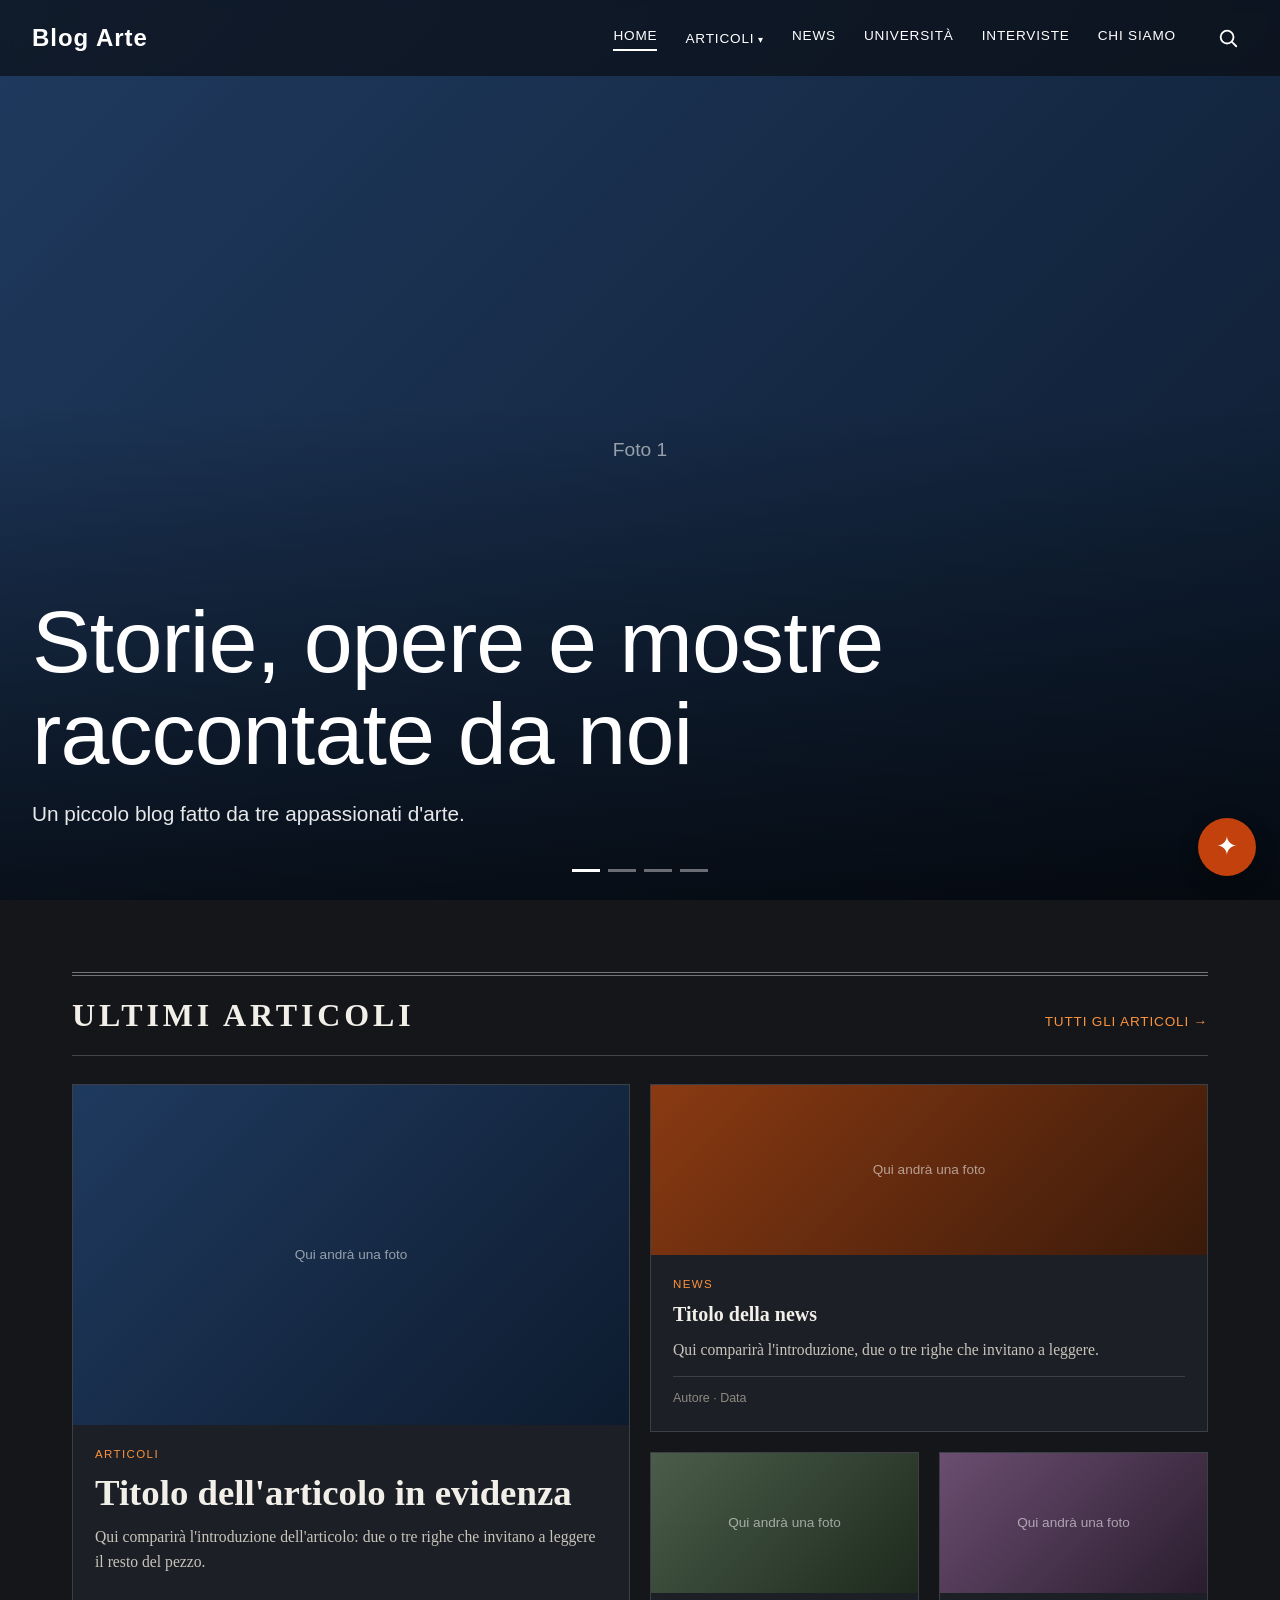
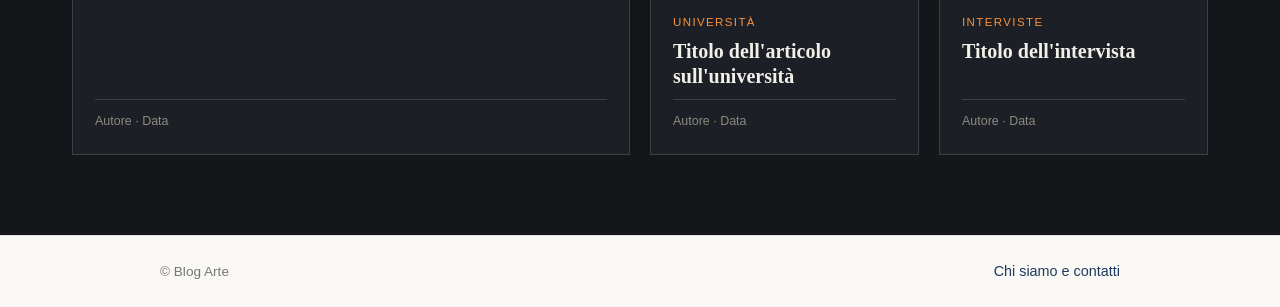
<file: index.html>
<!DOCTYPE html>
<html lang="it">
<head>
  <meta charset="UTF-8">
  <meta name="viewport" content="width=device-width, initial-scale=1">
  <title>Blog Arte</title>
  <meta name="description" content="Un blog di arte: articoli, news, università, interviste.">
  <link rel="stylesheet" href="style.css">
</head>
<body>

  <header class="testata">
    <a class="logo" href="index.html">Blog Arte</a>
    <nav class="categorie" aria-label="Categorie">
      <a class="attiva" href="index.html">Home</a>
      <div class="voce-menu">
        <a href="articoli.html">Articoli</a>
        <div class="tendina">
          <a href="articoli.html">Tutti gli articoli</a>
          <a href="filosofia.html">Filosofia</a>
          <a href="architettura-design.html">Architettura e design</a>
          <a href="arte.html">Arte</a>
        </div>
      </div>
      <a href="news.html">News</a>
      <a href="universita.html">Università</a>
      <a href="interviste.html">Interviste</a>
      <a href="chi-siamo.html">Chi siamo</a>
    </nav>
  </header>

  <main>
    <!-- ===== HOME: carosello a tutto schermo ===== -->
    <section class="carosello" id="home" aria-roledescription="carosello" aria-label="Immagini in evidenza">
      <div class="scorrevole">

        <!-- Per mettere una tua foto: carica l'immagine nel repository (es. foto1.jpg)
             e sostituisci la riga del segnaposto con:
             <div class="slide"><img src="foto1.jpg" alt="Descrizione della foto"></div> -->
        <div class="slide segnaposto s1">Foto 1</div>
        <div class="slide segnaposto s2">Foto 2</div>
        <div class="slide segnaposto s3">Foto 3</div>
        <div class="slide segnaposto s4">Foto 4</div>

      </div>

      <div class="velo"></div>

      <div class="titolo-home">
        <h1>Storie, opere e mostre raccontate da noi</h1>
        <p>Un piccolo blog fatto da tre appassionati d'arte.</p>
      </div>

      <button class="freccia sinistra" type="button" aria-label="Immagine precedente">&#8249;</button>
      <button class="freccia destra" type="button" aria-label="Immagine successiva">&#8250;</button>
      <div class="punti" aria-hidden="true"></div>
    </section>

    <!-- ===== ULTIMI ARTICOLI: fascia scura, riquadri in stile giornale ===== -->
    <section class="ultimi" id="ultimi-articoli">
      <div class="contenitore-largo">

        <div class="intestazione-giornale">
          <h2>Ultimi articoli</h2>
          <a class="vedi-tutti" href="articoli.html">Tutti gli articoli &rarr;</a>
        </div>

        <!-- Per ogni articolo nuovo: copia un riquadro "notizia", cambia categoria, titolo,
             introduzione, autore e data. Il primo riquadro è quello grande, in evidenza. -->
        <div class="giornale">

          <article class="notizia principale">
            <div class="foto">Qui andrà una foto</div>
            <div class="corpo">
              <a class="categoria" href="articoli.html">Articoli</a>
              <h3><a href="#">Titolo dell'articolo in evidenza</a></h3>
              <p>Qui comparirà l'introduzione dell'articolo: due o tre righe che invitano a leggere il resto del pezzo.</p>
              <span class="meta">Autore &middot; Data</span>
            </div>
          </article>

          <article class="notizia larga">
            <div class="foto">Qui andrà una foto</div>
            <div class="corpo">
              <a class="categoria" href="news.html">News</a>
              <h3><a href="#">Titolo della news</a></h3>
              <p>Qui comparirà l'introduzione, due o tre righe che invitano a leggere.</p>
              <span class="meta">Autore &middot; Data</span>
            </div>
          </article>

          <article class="notizia">
            <div class="foto">Qui andrà una foto</div>
            <div class="corpo">
              <a class="categoria" href="universita.html">Università</a>
              <h3><a href="#">Titolo dell'articolo sull'università</a></h3>
              <span class="meta">Autore &middot; Data</span>
            </div>
          </article>

          <article class="notizia">
            <div class="foto">Qui andrà una foto</div>
            <div class="corpo">
              <a class="categoria" href="interviste.html">Interviste</a>
              <h3><a href="#">Titolo dell'intervista</a></h3>
              <span class="meta">Autore &middot; Data</span>
            </div>
          </article>

        </div>
      </div>
    </section>

  </main>

  <footer class="piede">
    <div class="contenitore piede-contenuto">
      <span>© Blog Arte</span>
      <a href="chi-siamo.html">Chi siamo e contatti</a>
    </div>
  </footer>

  <script src="menu.js"></script>
  <script src="oroscopo.js"></script>

  <!-- Funzionamento del carosello: scorre da solo ogni 5 secondi -->
  <script>
    (function () {
      var carosello = document.querySelector('.carosello');
      if (!carosello) return;
      var scorrevole = carosello.querySelector('.scorrevole');
      var slide = carosello.querySelectorAll('.slide');
      var contenitorePunti = carosello.querySelector('.punti');
      var corrente = 0;
      var timer;

      var punti = [];
      for (var i = 0; i < slide.length; i++) {
        var p = document.createElement('span');
        contenitorePunti.appendChild(p);
        punti.push(p);
      }

      function vai(n) {
        corrente = (n + slide.length) % slide.length;
        scorrevole.style.transform = 'translateX(-' + (corrente * 100) + '%)';
        for (var j = 0; j < punti.length; j++) {
          punti[j].className = (j === corrente) ? 'attivo' : '';
        }
      }
      function avvia() { clearInterval(timer); timer = setInterval(function () { vai(corrente + 1); }, 5000); }
      function ferma() { clearInterval(timer); }

      carosello.querySelector('.sinistra').addEventListener('click', function () { vai(corrente - 1); });
      carosello.querySelector('.destra').addEventListener('click', function () { vai(corrente + 1); });
      // Pausa al passaggio del mouse (solo dove c'è un mouse)
      if (window.matchMedia('(hover: hover)').matches) {
        carosello.addEventListener('mouseenter', ferma);
        carosello.addEventListener('mouseleave', avvia);
      }

      // Su telefono: si cambia immagine trascinando il dito a destra o a sinistra
      var inizioX = null;
      carosello.addEventListener('touchstart', function (e) {
        inizioX = e.touches[0].clientX;
      }, { passive: true });
      carosello.addEventListener('touchend', function (e) {
        if (inizioX === null) return;
        var spostamento = e.changedTouches[0].clientX - inizioX;
        if (Math.abs(spostamento) > 40) {
          vai(corrente + (spostamento < 0 ? 1 : -1));
          avvia();
        }
        inizioX = null;
      });

      vai(0);
      avvia();
    })();
  </script>

</body>
</html>
</file>
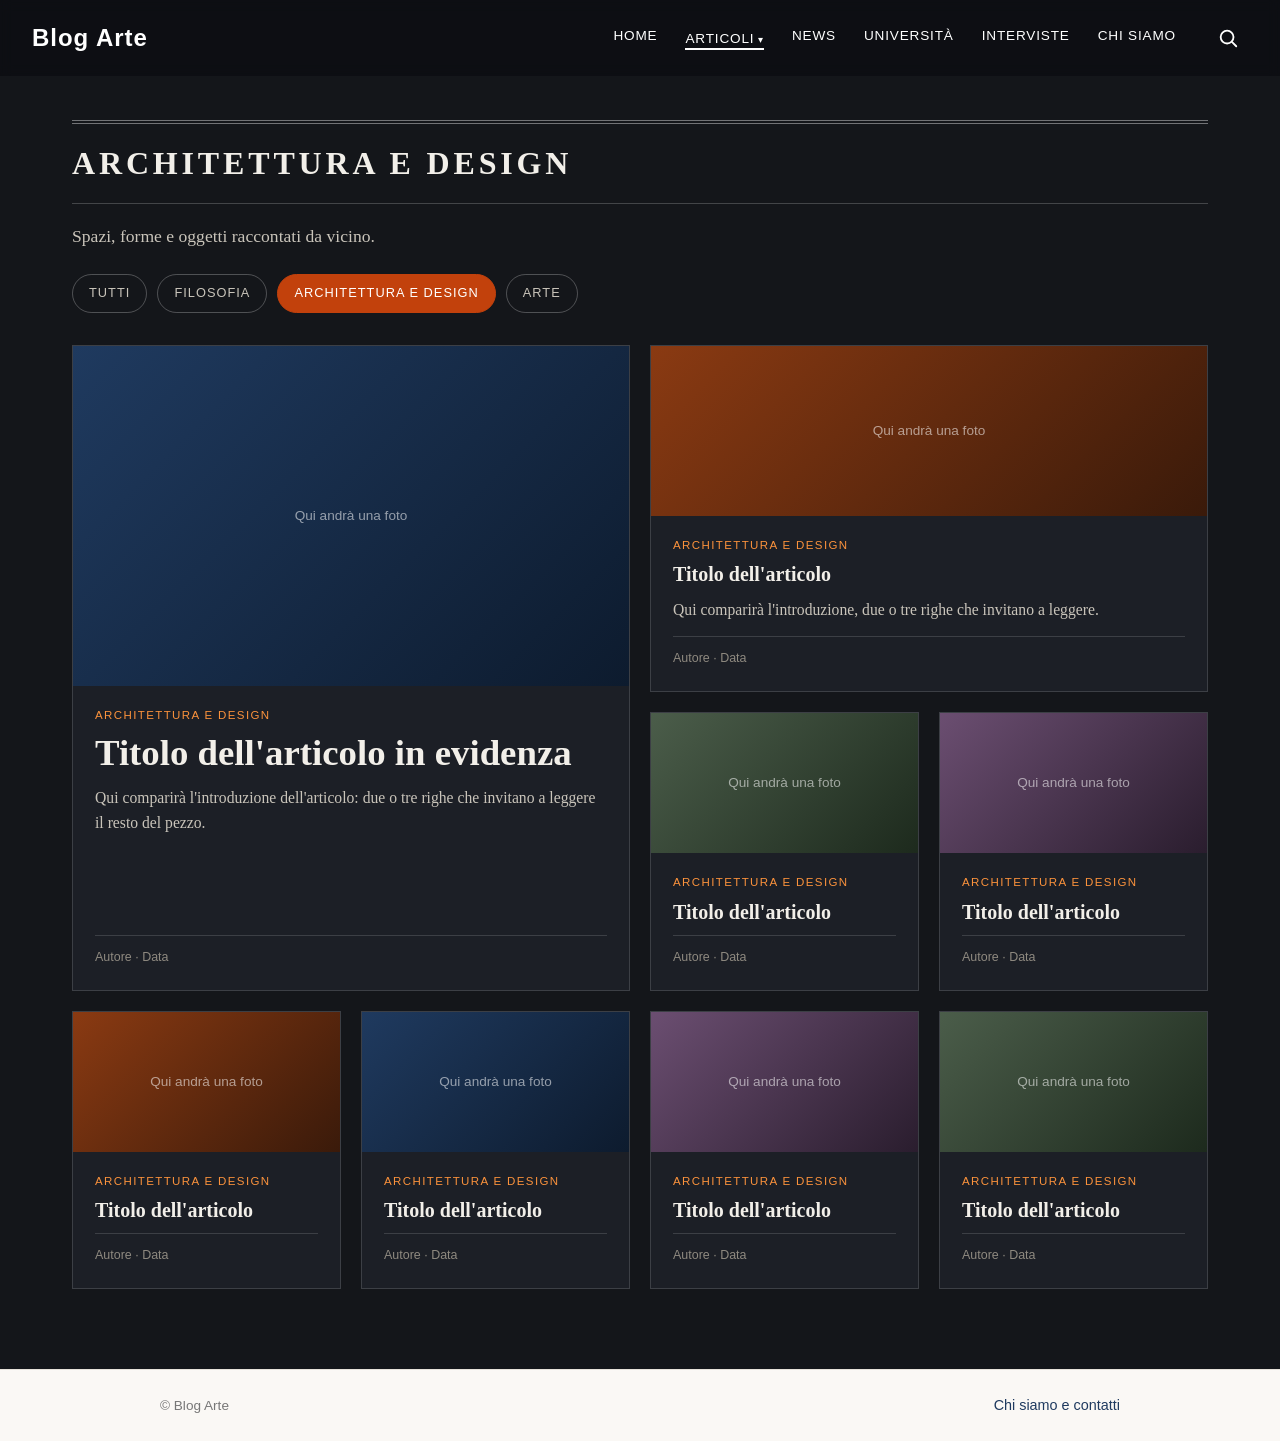
<file: architettura-design.html>
<!DOCTYPE html>
<html lang="it">
<head>
  <meta charset="UTF-8">
  <meta name="viewport" content="width=device-width, initial-scale=1">
  <title>Architettura e design - Blog Arte</title>
  <meta name="description" content="Gli articoli di architettura e design del blog.">
  <link rel="stylesheet" href="style.css">
</head>
<body>

  <header class="testata">
    <a class="logo" href="index.html">Blog Arte</a>
    <nav class="categorie" aria-label="Categorie">
      <a href="index.html">Home</a>
      <div class="voce-menu">
        <a class="attiva" href="articoli.html">Articoli</a>
        <div class="tendina">
          <a href="articoli.html">Tutti gli articoli</a>
          <a href="filosofia.html">Filosofia</a>
          <a class="attiva" href="architettura-design.html">Architettura e design</a>
          <a href="arte.html">Arte</a>
        </div>
      </div>
      <a href="news.html">News</a>
      <a href="universita.html">Università</a>
      <a href="interviste.html">Interviste</a>
      <a href="chi-siamo.html">Chi siamo</a>
    </nav>
  </header>

  <main class="pagina-scura">
    <div class="contenitore-largo">

      <div class="intestazione-giornale">
        <h1>Architettura e design</h1>
      </div>
      <p class="intro-sezione">Spazi, forme e oggetti raccontati da vicino.</p>

      <div class="filtri" aria-label="Sottosezioni">
        <a href="articoli.html">Tutti</a>
        <a href="filosofia.html">Filosofia</a>
        <a class="attivo" href="architettura-design.html">Architettura e design</a>
        <a href="arte.html">Arte</a>
      </div>

      <!-- Per ogni articolo nuovo: copia un riquadro "notizia", cambia titolo,
           introduzione, autore e data. Il primo riquadro è quello grande, in evidenza. -->
      <div class="giornale">

        <article class="notizia principale">
          <div class="foto">Qui andrà una foto</div>
          <div class="corpo">
            <a class="categoria" href="architettura-design.html">Architettura e design</a>
            <h3><a href="#">Titolo dell'articolo in evidenza</a></h3>
            <p>Qui comparirà l'introduzione dell'articolo: due o tre righe che invitano a leggere il resto del pezzo.</p>
            <span class="meta">Autore &middot; Data</span>
          </div>
        </article>

        <article class="notizia larga">
          <div class="foto">Qui andrà una foto</div>
          <div class="corpo">
            <a class="categoria" href="architettura-design.html">Architettura e design</a>
            <h3><a href="#">Titolo dell'articolo</a></h3>
            <p>Qui comparirà l'introduzione, due o tre righe che invitano a leggere.</p>
            <span class="meta">Autore &middot; Data</span>
          </div>
        </article>

        <article class="notizia">
          <div class="foto">Qui andrà una foto</div>
          <div class="corpo">
            <a class="categoria" href="architettura-design.html">Architettura e design</a>
            <h3><a href="#">Titolo dell'articolo</a></h3>
            <span class="meta">Autore &middot; Data</span>
          </div>
        </article>

        <article class="notizia">
          <div class="foto">Qui andrà una foto</div>
          <div class="corpo">
            <a class="categoria" href="architettura-design.html">Architettura e design</a>
            <h3><a href="#">Titolo dell'articolo</a></h3>
            <span class="meta">Autore &middot; Data</span>
          </div>
        </article>

        <article class="notizia">
          <div class="foto">Qui andrà una foto</div>
          <div class="corpo">
            <a class="categoria" href="architettura-design.html">Architettura e design</a>
            <h3><a href="#">Titolo dell'articolo</a></h3>
            <span class="meta">Autore &middot; Data</span>
          </div>
        </article>

        <article class="notizia">
          <div class="foto">Qui andrà una foto</div>
          <div class="corpo">
            <a class="categoria" href="architettura-design.html">Architettura e design</a>
            <h3><a href="#">Titolo dell'articolo</a></h3>
            <span class="meta">Autore &middot; Data</span>
          </div>
        </article>

        <article class="notizia">
          <div class="foto">Qui andrà una foto</div>
          <div class="corpo">
            <a class="categoria" href="architettura-design.html">Architettura e design</a>
            <h3><a href="#">Titolo dell'articolo</a></h3>
            <span class="meta">Autore &middot; Data</span>
          </div>
        </article>

        <article class="notizia">
          <div class="foto">Qui andrà una foto</div>
          <div class="corpo">
            <a class="categoria" href="architettura-design.html">Architettura e design</a>
            <h3><a href="#">Titolo dell'articolo</a></h3>
            <span class="meta">Autore &middot; Data</span>
          </div>
        </article>

      </div>
    </div>
  </main>

  <footer class="piede">
    <div class="contenitore piede-contenuto">
      <span>© Blog Arte</span>
      <a href="chi-siamo.html">Chi siamo e contatti</a>
    </div>
  </footer>

  <script src="menu.js"></script>
</body>
</html>
</file>
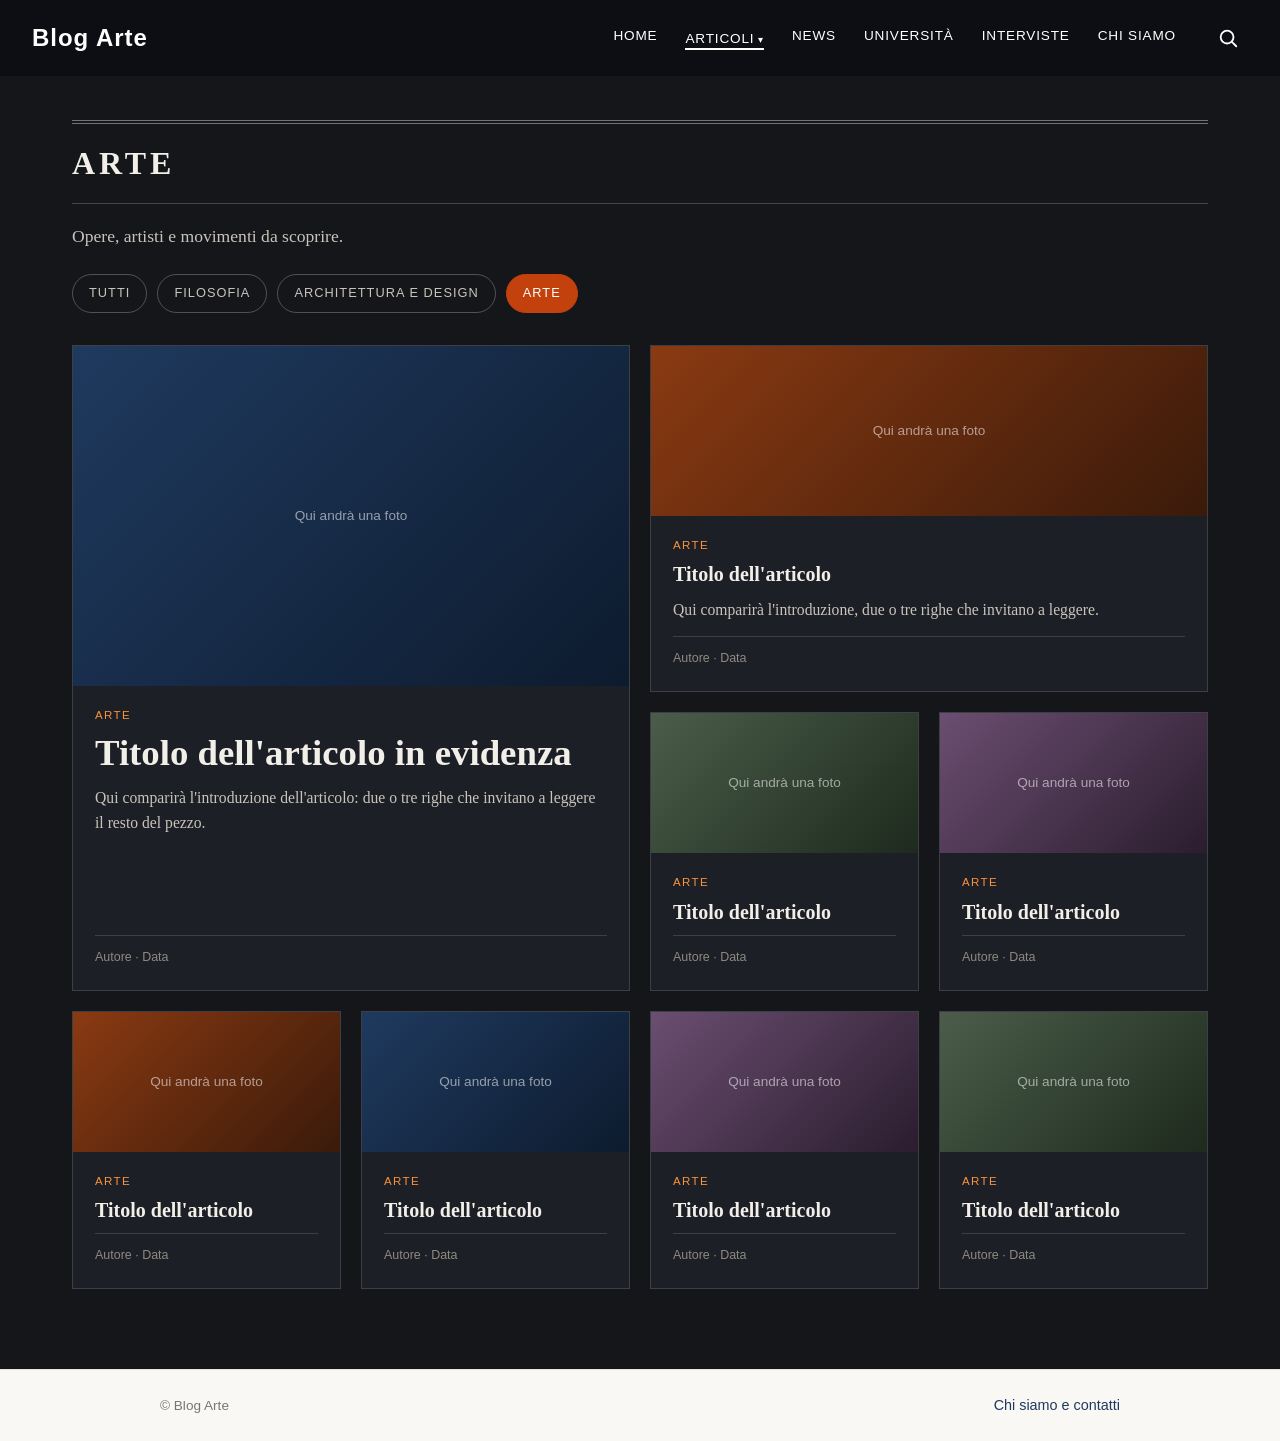
<file: arte.html>
<!DOCTYPE html>
<html lang="it">
<head>
  <meta charset="UTF-8">
  <meta name="viewport" content="width=device-width, initial-scale=1">
  <title>Arte - Blog Arte</title>
  <meta name="description" content="Gli articoli d'arte del blog.">
  <link rel="stylesheet" href="style.css">
</head>
<body>

  <header class="testata">
    <a class="logo" href="index.html">Blog Arte</a>
    <nav class="categorie" aria-label="Categorie">
      <a href="index.html">Home</a>
      <div class="voce-menu">
        <a class="attiva" href="articoli.html">Articoli</a>
        <div class="tendina">
          <a href="articoli.html">Tutti gli articoli</a>
          <a href="filosofia.html">Filosofia</a>
          <a href="architettura-design.html">Architettura e design</a>
          <a class="attiva" href="arte.html">Arte</a>
        </div>
      </div>
      <a href="news.html">News</a>
      <a href="universita.html">Università</a>
      <a href="interviste.html">Interviste</a>
      <a href="chi-siamo.html">Chi siamo</a>
    </nav>
  </header>

  <main class="pagina-scura">
    <div class="contenitore-largo">

      <div class="intestazione-giornale">
        <h1>Arte</h1>
      </div>
      <p class="intro-sezione">Opere, artisti e movimenti da scoprire.</p>

      <div class="filtri" aria-label="Sottosezioni">
        <a href="articoli.html">Tutti</a>
        <a href="filosofia.html">Filosofia</a>
        <a href="architettura-design.html">Architettura e design</a>
        <a class="attivo" href="arte.html">Arte</a>
      </div>

      <!-- Per ogni articolo nuovo: copia un riquadro "notizia", cambia titolo,
           introduzione, autore e data. Il primo riquadro è quello grande, in evidenza. -->
      <div class="giornale">

        <article class="notizia principale">
          <div class="foto">Qui andrà una foto</div>
          <div class="corpo">
            <a class="categoria" href="arte.html">Arte</a>
            <h3><a href="#">Titolo dell'articolo in evidenza</a></h3>
            <p>Qui comparirà l'introduzione dell'articolo: due o tre righe che invitano a leggere il resto del pezzo.</p>
            <span class="meta">Autore &middot; Data</span>
          </div>
        </article>

        <article class="notizia larga">
          <div class="foto">Qui andrà una foto</div>
          <div class="corpo">
            <a class="categoria" href="arte.html">Arte</a>
            <h3><a href="#">Titolo dell'articolo</a></h3>
            <p>Qui comparirà l'introduzione, due o tre righe che invitano a leggere.</p>
            <span class="meta">Autore &middot; Data</span>
          </div>
        </article>

        <article class="notizia">
          <div class="foto">Qui andrà una foto</div>
          <div class="corpo">
            <a class="categoria" href="arte.html">Arte</a>
            <h3><a href="#">Titolo dell'articolo</a></h3>
            <span class="meta">Autore &middot; Data</span>
          </div>
        </article>

        <article class="notizia">
          <div class="foto">Qui andrà una foto</div>
          <div class="corpo">
            <a class="categoria" href="arte.html">Arte</a>
            <h3><a href="#">Titolo dell'articolo</a></h3>
            <span class="meta">Autore &middot; Data</span>
          </div>
        </article>

        <article class="notizia">
          <div class="foto">Qui andrà una foto</div>
          <div class="corpo">
            <a class="categoria" href="arte.html">Arte</a>
            <h3><a href="#">Titolo dell'articolo</a></h3>
            <span class="meta">Autore &middot; Data</span>
          </div>
        </article>

        <article class="notizia">
          <div class="foto">Qui andrà una foto</div>
          <div class="corpo">
            <a class="categoria" href="arte.html">Arte</a>
            <h3><a href="#">Titolo dell'articolo</a></h3>
            <span class="meta">Autore &middot; Data</span>
          </div>
        </article>

        <article class="notizia">
          <div class="foto">Qui andrà una foto</div>
          <div class="corpo">
            <a class="categoria" href="arte.html">Arte</a>
            <h3><a href="#">Titolo dell'articolo</a></h3>
            <span class="meta">Autore &middot; Data</span>
          </div>
        </article>

        <article class="notizia">
          <div class="foto">Qui andrà una foto</div>
          <div class="corpo">
            <a class="categoria" href="arte.html">Arte</a>
            <h3><a href="#">Titolo dell'articolo</a></h3>
            <span class="meta">Autore &middot; Data</span>
          </div>
        </article>

      </div>
    </div>
  </main>

  <footer class="piede">
    <div class="contenitore piede-contenuto">
      <span>© Blog Arte</span>
      <a href="chi-siamo.html">Chi siamo e contatti</a>
    </div>
  </footer>

  <script src="menu.js"></script>
</body>
</html>
</file>
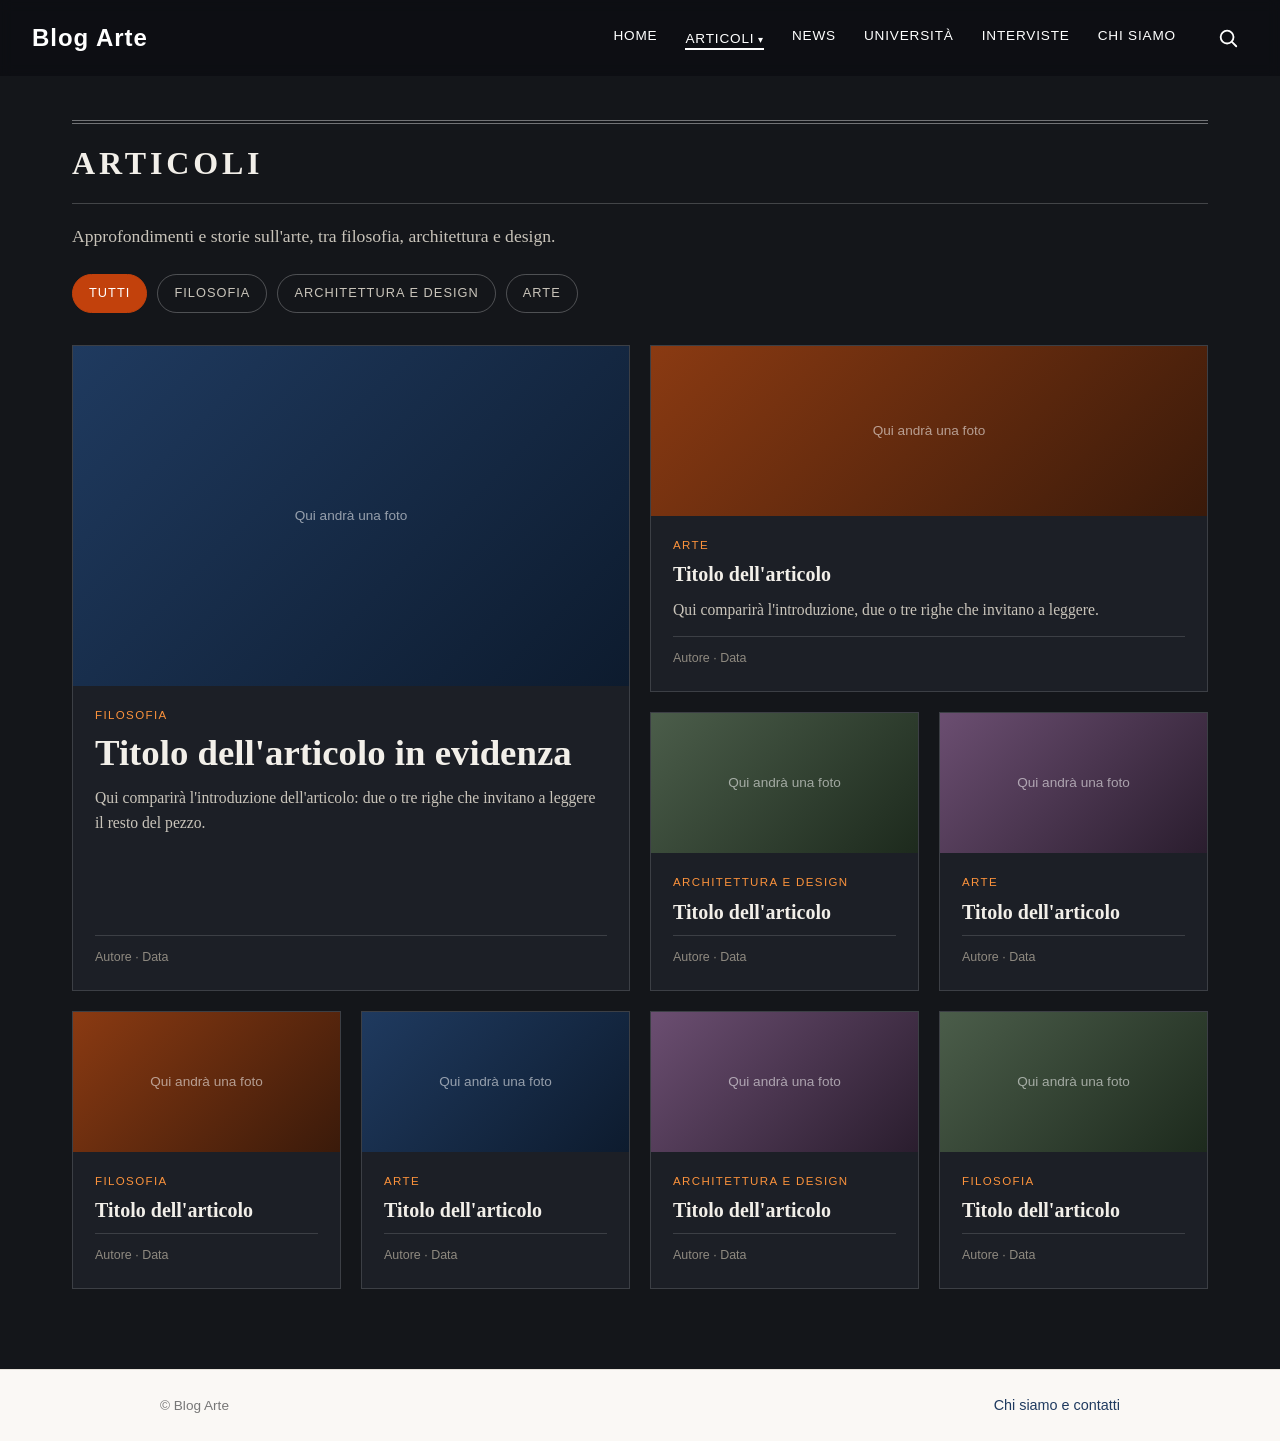
<file: articoli.html>
<!DOCTYPE html>
<html lang="it">
<head>
  <meta charset="UTF-8">
  <meta name="viewport" content="width=device-width, initial-scale=1">
  <title>Articoli - Blog Arte</title>
  <meta name="description" content="Tutti gli articoli del blog: filosofia, architettura e design, arte.">
  <link rel="stylesheet" href="style.css">
</head>
<body>

  <header class="testata">
    <a class="logo" href="index.html">Blog Arte</a>
    <nav class="categorie" aria-label="Categorie">
      <a href="index.html">Home</a>
      <div class="voce-menu">
        <a class="attiva" href="articoli.html">Articoli</a>
        <div class="tendina">
          <a class="attiva" href="articoli.html">Tutti gli articoli</a>
          <a href="filosofia.html">Filosofia</a>
          <a href="architettura-design.html">Architettura e design</a>
          <a href="arte.html">Arte</a>
        </div>
      </div>
      <a href="news.html">News</a>
      <a href="universita.html">Università</a>
      <a href="interviste.html">Interviste</a>
      <a href="chi-siamo.html">Chi siamo</a>
    </nav>
  </header>

  <main class="pagina-scura">
    <div class="contenitore-largo">

      <div class="intestazione-giornale">
        <h1>Articoli</h1>
      </div>
      <p class="intro-sezione">Approfondimenti e storie sull'arte, tra filosofia, architettura e design.</p>

      <div class="filtri" aria-label="Sottosezioni">
        <a class="attivo" href="articoli.html">Tutti</a>
        <a href="filosofia.html">Filosofia</a>
        <a href="architettura-design.html">Architettura e design</a>
        <a href="arte.html">Arte</a>
      </div>

      <!-- Per ogni articolo nuovo: copia un riquadro "notizia", cambia categoria, titolo,
           introduzione, autore e data. Il primo riquadro è quello grande, in evidenza. -->
      <div class="giornale">

        <article class="notizia principale">
          <div class="foto">Qui andrà una foto</div>
          <div class="corpo">
            <a class="categoria" href="filosofia.html">Filosofia</a>
            <h3><a href="#">Titolo dell'articolo in evidenza</a></h3>
            <p>Qui comparirà l'introduzione dell'articolo: due o tre righe che invitano a leggere il resto del pezzo.</p>
            <span class="meta">Autore &middot; Data</span>
          </div>
        </article>

        <article class="notizia larga">
          <div class="foto">Qui andrà una foto</div>
          <div class="corpo">
            <a class="categoria" href="arte.html">Arte</a>
            <h3><a href="#">Titolo dell'articolo</a></h3>
            <p>Qui comparirà l'introduzione, due o tre righe che invitano a leggere.</p>
            <span class="meta">Autore &middot; Data</span>
          </div>
        </article>

        <article class="notizia">
          <div class="foto">Qui andrà una foto</div>
          <div class="corpo">
            <a class="categoria" href="architettura-design.html">Architettura e design</a>
            <h3><a href="#">Titolo dell'articolo</a></h3>
            <span class="meta">Autore &middot; Data</span>
          </div>
        </article>

        <article class="notizia">
          <div class="foto">Qui andrà una foto</div>
          <div class="corpo">
            <a class="categoria" href="arte.html">Arte</a>
            <h3><a href="#">Titolo dell'articolo</a></h3>
            <span class="meta">Autore &middot; Data</span>
          </div>
        </article>

        <article class="notizia">
          <div class="foto">Qui andrà una foto</div>
          <div class="corpo">
            <a class="categoria" href="filosofia.html">Filosofia</a>
            <h3><a href="#">Titolo dell'articolo</a></h3>
            <span class="meta">Autore &middot; Data</span>
          </div>
        </article>

        <article class="notizia">
          <div class="foto">Qui andrà una foto</div>
          <div class="corpo">
            <a class="categoria" href="arte.html">Arte</a>
            <h3><a href="#">Titolo dell'articolo</a></h3>
            <span class="meta">Autore &middot; Data</span>
          </div>
        </article>

        <article class="notizia">
          <div class="foto">Qui andrà una foto</div>
          <div class="corpo">
            <a class="categoria" href="architettura-design.html">Architettura e design</a>
            <h3><a href="#">Titolo dell'articolo</a></h3>
            <span class="meta">Autore &middot; Data</span>
          </div>
        </article>

        <article class="notizia">
          <div class="foto">Qui andrà una foto</div>
          <div class="corpo">
            <a class="categoria" href="filosofia.html">Filosofia</a>
            <h3><a href="#">Titolo dell'articolo</a></h3>
            <span class="meta">Autore &middot; Data</span>
          </div>
        </article>

      </div>
    </div>
  </main>

  <footer class="piede">
    <div class="contenitore piede-contenuto">
      <span>© Blog Arte</span>
      <a href="chi-siamo.html">Chi siamo e contatti</a>
    </div>
  </footer>

  <script src="menu.js"></script>
</body>
</html>
</file>
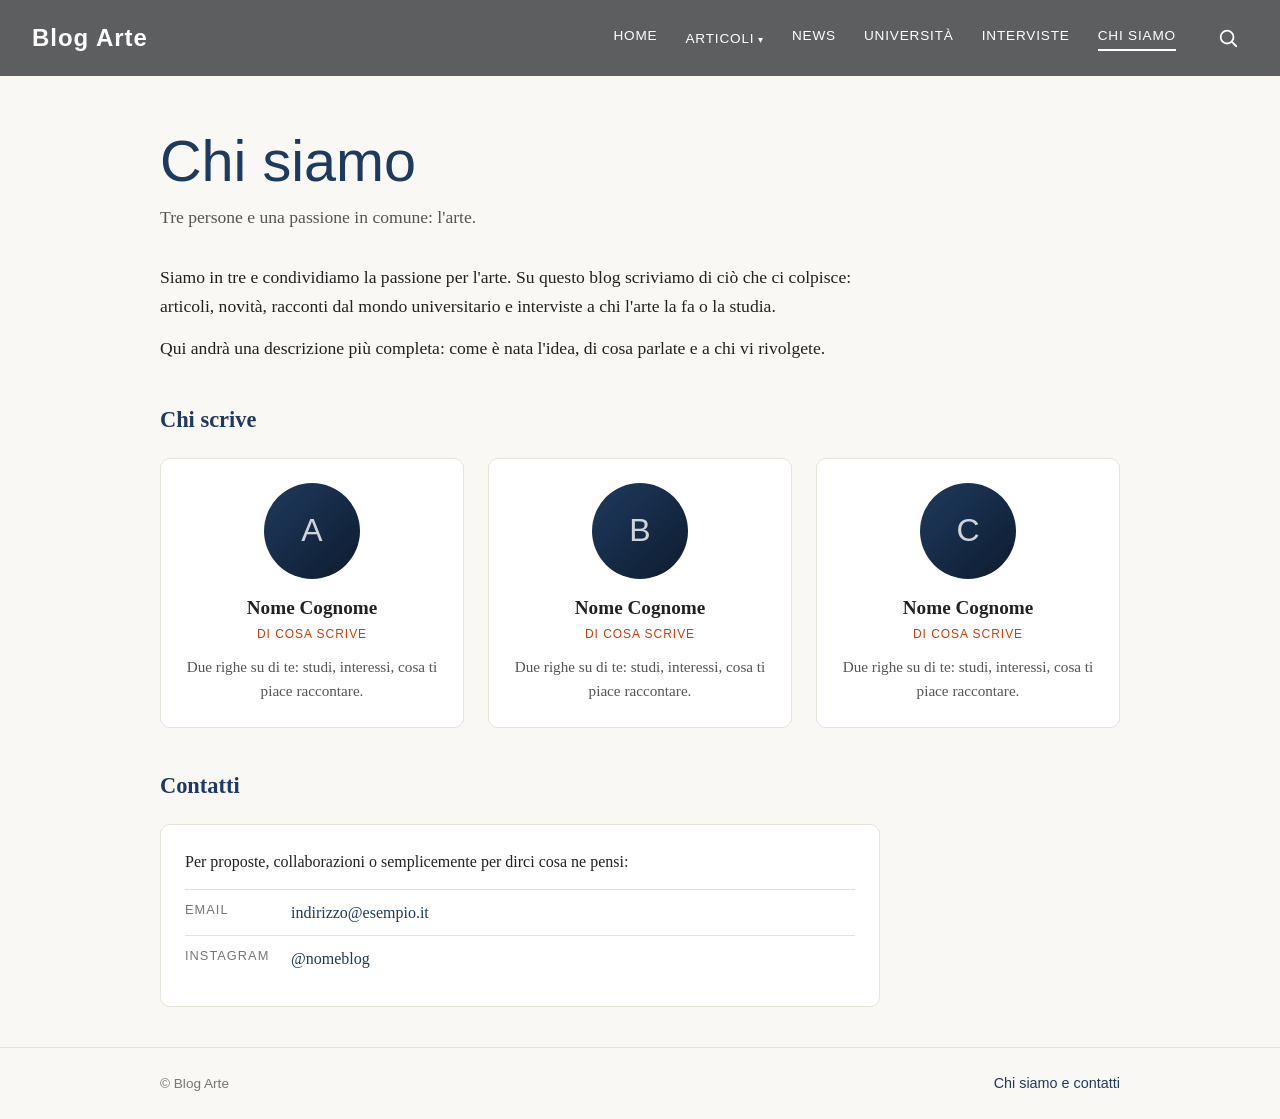
<file: chi-siamo.html>
<!DOCTYPE html>
<html lang="it">
<head>
  <meta charset="UTF-8">
  <meta name="viewport" content="width=device-width, initial-scale=1">
  <title>Chi siamo e contatti - Blog Arte</title>
  <meta name="description" content="Chi siamo e come contattarci.">
  <link rel="stylesheet" href="style.css">
</head>
<body>

  <header class="testata">
    <a class="logo" href="index.html">Blog Arte</a>
    <nav class="categorie" aria-label="Categorie">
      <a href="index.html">Home</a>
      <div class="voce-menu">
        <a href="articoli.html">Articoli</a>
        <div class="tendina">
          <a href="articoli.html">Tutti gli articoli</a>
          <a href="filosofia.html">Filosofia</a>
          <a href="architettura-design.html">Architettura e design</a>
          <a href="arte.html">Arte</a>
        </div>
      </div>
      <a href="news.html">News</a>
      <a href="universita.html">Università</a>
      <a href="interviste.html">Interviste</a>
      <a class="attiva" href="chi-siamo.html">Chi siamo</a>
    </nav>
  </header>

  <main class="pagina-interna">
    <section class="contenitore">
      <div class="intestazione-pagina">
        <h1>Chi siamo</h1>
        <p>Tre persone e una passione in comune: l'arte.</p>
      </div>

      <!-- TESTO DI PRESENTAZIONE: sostituisci con le vostre parole -->
      <div class="presentazione">
        <p>Siamo in tre e condividiamo la passione per l'arte. Su questo blog scriviamo di ciò che ci colpisce: articoli, novità, racconti dal mondo universitario e interviste a chi l'arte la fa o la studia.</p>
        <p>Qui andrà una descrizione più completa: come è nata l'idea, di cosa parlate e a chi vi rivolgete.</p>
      </div>

      <h2 class="titolo-sezione">Chi scrive</h2>
      <!-- Per ogni persona: sostituisci nome, ruolo e descrizione.
           Per mettere una foto, carica l'immagine nel repository e sostituisci l'iniziale con:
           <img src="nome-foto.jpg" alt="Nome Cognome"> -->
      <div class="persone">
        <article class="persona">
          <div class="foto-persona">A</div>
          <h3>Nome Cognome</h3>
          <span class="ruolo">Di cosa scrive</span>
          <p>Due righe su di te: studi, interessi, cosa ti piace raccontare.</p>
        </article>
        <article class="persona">
          <div class="foto-persona">B</div>
          <h3>Nome Cognome</h3>
          <span class="ruolo">Di cosa scrive</span>
          <p>Due righe su di te: studi, interessi, cosa ti piace raccontare.</p>
        </article>
        <article class="persona">
          <div class="foto-persona">C</div>
          <h3>Nome Cognome</h3>
          <span class="ruolo">Di cosa scrive</span>
          <p>Due righe su di te: studi, interessi, cosa ti piace raccontare.</p>
        </article>
      </div>

      <h2 class="titolo-sezione" id="contatti">Contatti</h2>
      <!-- Sostituisci questi segnaposto con i contatti veri del blog -->
      <div class="contatti">
        <p>Per proposte, collaborazioni o semplicemente per dirci cosa ne pensi:</p>
        <ul>
          <li><span>Email</span> <a href="mailto:indirizzo@esempio.it">indirizzo@esempio.it</a></li>
          <li><span>Instagram</span> <a href="#">@nomeblog</a></li>
        </ul>
      </div>
    </section>
  </main>

  <footer class="piede">
    <div class="contenitore piede-contenuto">
      <span>© Blog Arte</span>
      <a href="chi-siamo.html">Chi siamo e contatti</a>
    </div>
  </footer>

  <script src="menu.js"></script>
</body>
</html>
</file>
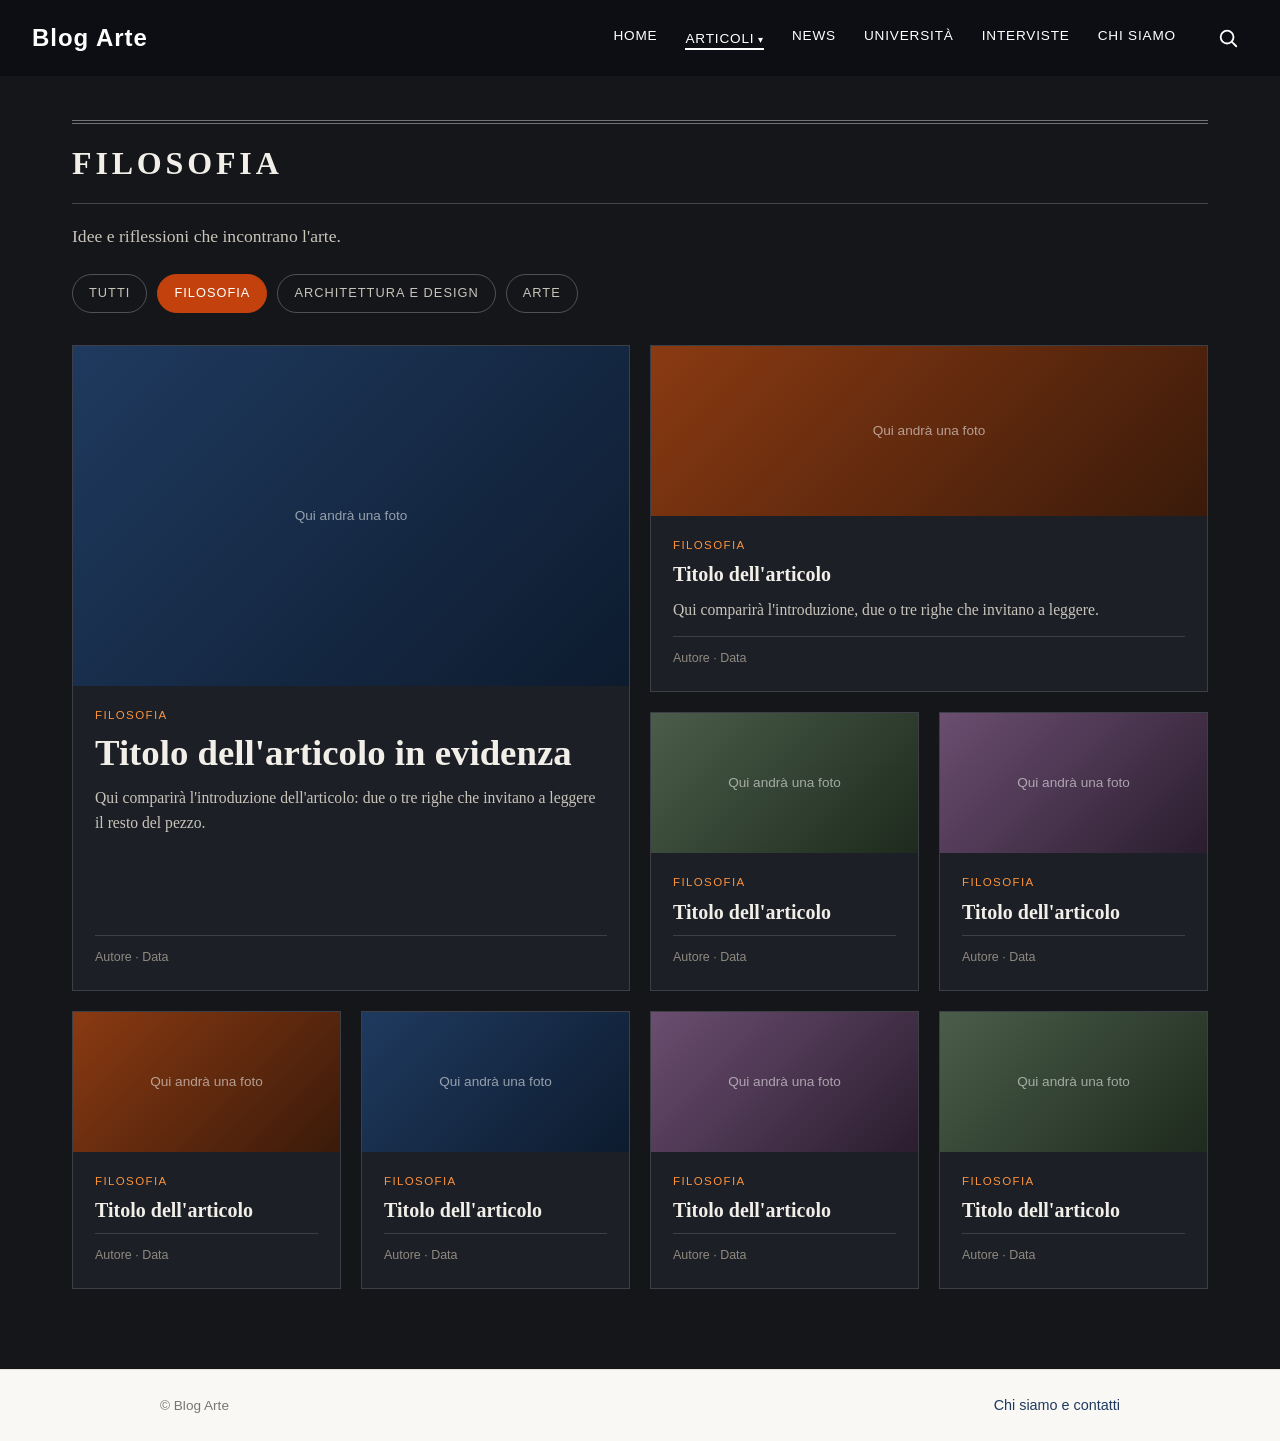
<file: filosofia.html>
<!DOCTYPE html>
<html lang="it">
<head>
  <meta charset="UTF-8">
  <meta name="viewport" content="width=device-width, initial-scale=1">
  <title>Filosofia - Blog Arte</title>
  <meta name="description" content="Gli articoli di filosofia del blog.">
  <link rel="stylesheet" href="style.css">
</head>
<body>

  <header class="testata">
    <a class="logo" href="index.html">Blog Arte</a>
    <nav class="categorie" aria-label="Categorie">
      <a href="index.html">Home</a>
      <div class="voce-menu">
        <a class="attiva" href="articoli.html">Articoli</a>
        <div class="tendina">
          <a href="articoli.html">Tutti gli articoli</a>
          <a class="attiva" href="filosofia.html">Filosofia</a>
          <a href="architettura-design.html">Architettura e design</a>
          <a href="arte.html">Arte</a>
        </div>
      </div>
      <a href="news.html">News</a>
      <a href="universita.html">Università</a>
      <a href="interviste.html">Interviste</a>
      <a href="chi-siamo.html">Chi siamo</a>
    </nav>
  </header>

  <main class="pagina-scura">
    <div class="contenitore-largo">

      <div class="intestazione-giornale">
        <h1>Filosofia</h1>
      </div>
      <p class="intro-sezione">Idee e riflessioni che incontrano l'arte.</p>

      <div class="filtri" aria-label="Sottosezioni">
        <a href="articoli.html">Tutti</a>
        <a class="attivo" href="filosofia.html">Filosofia</a>
        <a href="architettura-design.html">Architettura e design</a>
        <a href="arte.html">Arte</a>
      </div>

      <!-- Per ogni articolo nuovo: copia un riquadro "notizia", cambia titolo,
           introduzione, autore e data. Il primo riquadro è quello grande, in evidenza. -->
      <div class="giornale">

        <article class="notizia principale">
          <div class="foto">Qui andrà una foto</div>
          <div class="corpo">
            <a class="categoria" href="filosofia.html">Filosofia</a>
            <h3><a href="#">Titolo dell'articolo in evidenza</a></h3>
            <p>Qui comparirà l'introduzione dell'articolo: due o tre righe che invitano a leggere il resto del pezzo.</p>
            <span class="meta">Autore &middot; Data</span>
          </div>
        </article>

        <article class="notizia larga">
          <div class="foto">Qui andrà una foto</div>
          <div class="corpo">
            <a class="categoria" href="filosofia.html">Filosofia</a>
            <h3><a href="#">Titolo dell'articolo</a></h3>
            <p>Qui comparirà l'introduzione, due o tre righe che invitano a leggere.</p>
            <span class="meta">Autore &middot; Data</span>
          </div>
        </article>

        <article class="notizia">
          <div class="foto">Qui andrà una foto</div>
          <div class="corpo">
            <a class="categoria" href="filosofia.html">Filosofia</a>
            <h3><a href="#">Titolo dell'articolo</a></h3>
            <span class="meta">Autore &middot; Data</span>
          </div>
        </article>

        <article class="notizia">
          <div class="foto">Qui andrà una foto</div>
          <div class="corpo">
            <a class="categoria" href="filosofia.html">Filosofia</a>
            <h3><a href="#">Titolo dell'articolo</a></h3>
            <span class="meta">Autore &middot; Data</span>
          </div>
        </article>

        <article class="notizia">
          <div class="foto">Qui andrà una foto</div>
          <div class="corpo">
            <a class="categoria" href="filosofia.html">Filosofia</a>
            <h3><a href="#">Titolo dell'articolo</a></h3>
            <span class="meta">Autore &middot; Data</span>
          </div>
        </article>

        <article class="notizia">
          <div class="foto">Qui andrà una foto</div>
          <div class="corpo">
            <a class="categoria" href="filosofia.html">Filosofia</a>
            <h3><a href="#">Titolo dell'articolo</a></h3>
            <span class="meta">Autore &middot; Data</span>
          </div>
        </article>

        <article class="notizia">
          <div class="foto">Qui andrà una foto</div>
          <div class="corpo">
            <a class="categoria" href="filosofia.html">Filosofia</a>
            <h3><a href="#">Titolo dell'articolo</a></h3>
            <span class="meta">Autore &middot; Data</span>
          </div>
        </article>

        <article class="notizia">
          <div class="foto">Qui andrà una foto</div>
          <div class="corpo">
            <a class="categoria" href="filosofia.html">Filosofia</a>
            <h3><a href="#">Titolo dell'articolo</a></h3>
            <span class="meta">Autore &middot; Data</span>
          </div>
        </article>

      </div>
    </div>
  </main>

  <footer class="piede">
    <div class="contenitore piede-contenuto">
      <span>© Blog Arte</span>
      <a href="chi-siamo.html">Chi siamo e contatti</a>
    </div>
  </footer>

  <script src="menu.js"></script>
</body>
</html>
</file>
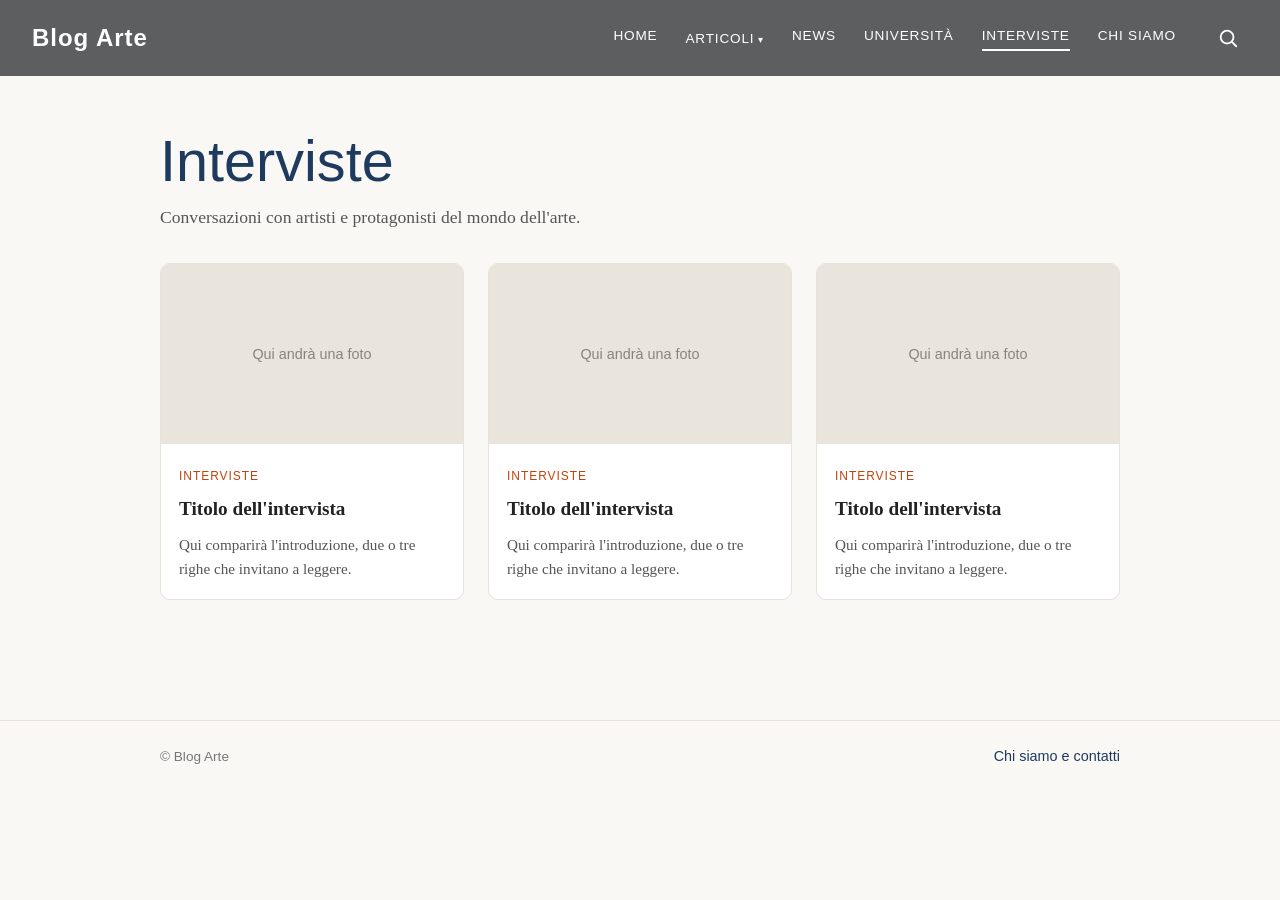
<file: interviste.html>
<!DOCTYPE html>
<html lang="it">
<head>
  <meta charset="UTF-8">
  <meta name="viewport" content="width=device-width, initial-scale=1">
  <title>Interviste - Blog Arte</title>
  <meta name="description" content="Le interviste del blog.">
  <link rel="stylesheet" href="style.css">
</head>
<body>

  <header class="testata">
    <a class="logo" href="index.html">Blog Arte</a>
    <nav class="categorie" aria-label="Categorie">
      <a href="index.html">Home</a>
      <div class="voce-menu">
        <a href="articoli.html">Articoli</a>
        <div class="tendina">
          <a href="articoli.html">Tutti gli articoli</a>
          <a href="filosofia.html">Filosofia</a>
          <a href="architettura-design.html">Architettura e design</a>
          <a href="arte.html">Arte</a>
        </div>
      </div>
      <a href="news.html">News</a>
      <a href="universita.html">Università</a>
      <a class="attiva" href="interviste.html">Interviste</a>
      <a href="chi-siamo.html">Chi siamo</a>
    </nav>
  </header>

  <main class="pagina-interna">
    <section class="contenitore">
      <div class="intestazione-pagina">
        <h1>Interviste</h1>
        <p>Conversazioni con artisti e protagonisti del mondo dell'arte.</p>
      </div>

      <div class="griglia">
        <article class="scheda">
          <div class="immagine">Qui andrà una foto</div>
          <div class="testo">
            <span class="etichetta">Interviste</span>
            <h3><a href="#">Titolo dell'intervista</a></h3>
            <p>Qui comparirà l'introduzione, due o tre righe che invitano a leggere.</p>
          </div>
        </article>
        <article class="scheda">
          <div class="immagine">Qui andrà una foto</div>
          <div class="testo">
            <span class="etichetta">Interviste</span>
            <h3><a href="#">Titolo dell'intervista</a></h3>
            <p>Qui comparirà l'introduzione, due o tre righe che invitano a leggere.</p>
          </div>
        </article>
        <article class="scheda">
          <div class="immagine">Qui andrà una foto</div>
          <div class="testo">
            <span class="etichetta">Interviste</span>
            <h3><a href="#">Titolo dell'intervista</a></h3>
            <p>Qui comparirà l'introduzione, due o tre righe che invitano a leggere.</p>
          </div>
        </article>
      </div>
    </section>
  </main>

  <footer class="piede">
    <div class="contenitore piede-contenuto">
      <span>© Blog Arte</span>
      <a href="chi-siamo.html">Chi siamo e contatti</a>
    </div>
  </footer>

  <script src="menu.js"></script>
</body>
</html>
</file>
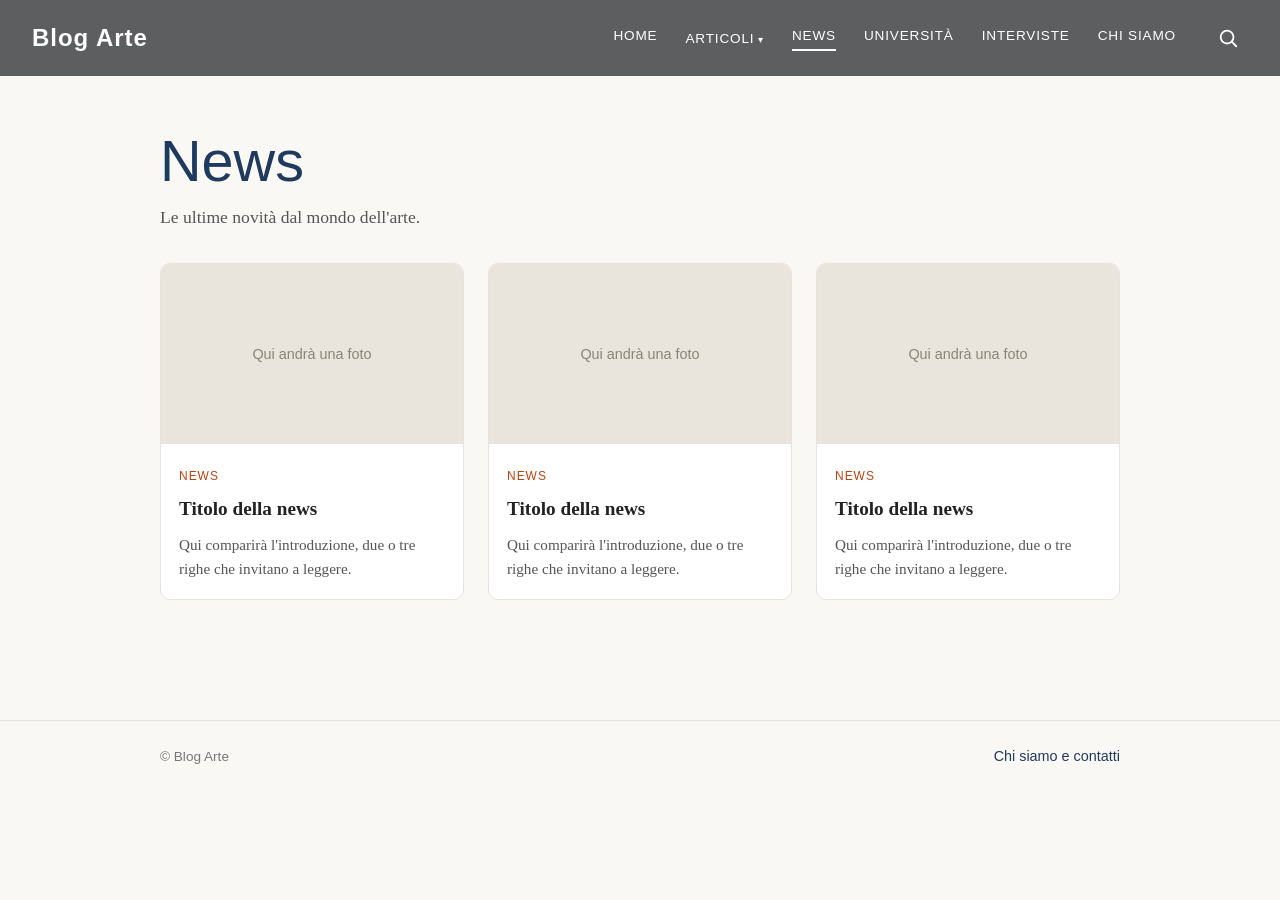
<file: news.html>
<!DOCTYPE html>
<html lang="it">
<head>
  <meta charset="UTF-8">
  <meta name="viewport" content="width=device-width, initial-scale=1">
  <title>News - Blog Arte</title>
  <meta name="description" content="Le news del blog.">
  <link rel="stylesheet" href="style.css">
</head>
<body>

  <header class="testata">
    <a class="logo" href="index.html">Blog Arte</a>
    <nav class="categorie" aria-label="Categorie">
      <a href="index.html">Home</a>
      <div class="voce-menu">
        <a href="articoli.html">Articoli</a>
        <div class="tendina">
          <a href="articoli.html">Tutti gli articoli</a>
          <a href="filosofia.html">Filosofia</a>
          <a href="architettura-design.html">Architettura e design</a>
          <a href="arte.html">Arte</a>
        </div>
      </div>
      <a class="attiva" href="news.html">News</a>
      <a href="universita.html">Università</a>
      <a href="interviste.html">Interviste</a>
      <a href="chi-siamo.html">Chi siamo</a>
    </nav>
  </header>

  <main class="pagina-interna">
    <section class="contenitore">
      <div class="intestazione-pagina">
        <h1>News</h1>
        <p>Le ultime novità dal mondo dell'arte.</p>
      </div>

      <div class="griglia">
        <article class="scheda">
          <div class="immagine">Qui andrà una foto</div>
          <div class="testo">
            <span class="etichetta">News</span>
            <h3><a href="#">Titolo della news</a></h3>
            <p>Qui comparirà l'introduzione, due o tre righe che invitano a leggere.</p>
          </div>
        </article>
        <article class="scheda">
          <div class="immagine">Qui andrà una foto</div>
          <div class="testo">
            <span class="etichetta">News</span>
            <h3><a href="#">Titolo della news</a></h3>
            <p>Qui comparirà l'introduzione, due o tre righe che invitano a leggere.</p>
          </div>
        </article>
        <article class="scheda">
          <div class="immagine">Qui andrà una foto</div>
          <div class="testo">
            <span class="etichetta">News</span>
            <h3><a href="#">Titolo della news</a></h3>
            <p>Qui comparirà l'introduzione, due o tre righe che invitano a leggere.</p>
          </div>
        </article>
      </div>
    </section>
  </main>

  <footer class="piede">
    <div class="contenitore piede-contenuto">
      <span>© Blog Arte</span>
      <a href="chi-siamo.html">Chi siamo e contatti</a>
    </div>
  </footer>

  <script src="menu.js"></script>
</body>
</html>
</file>
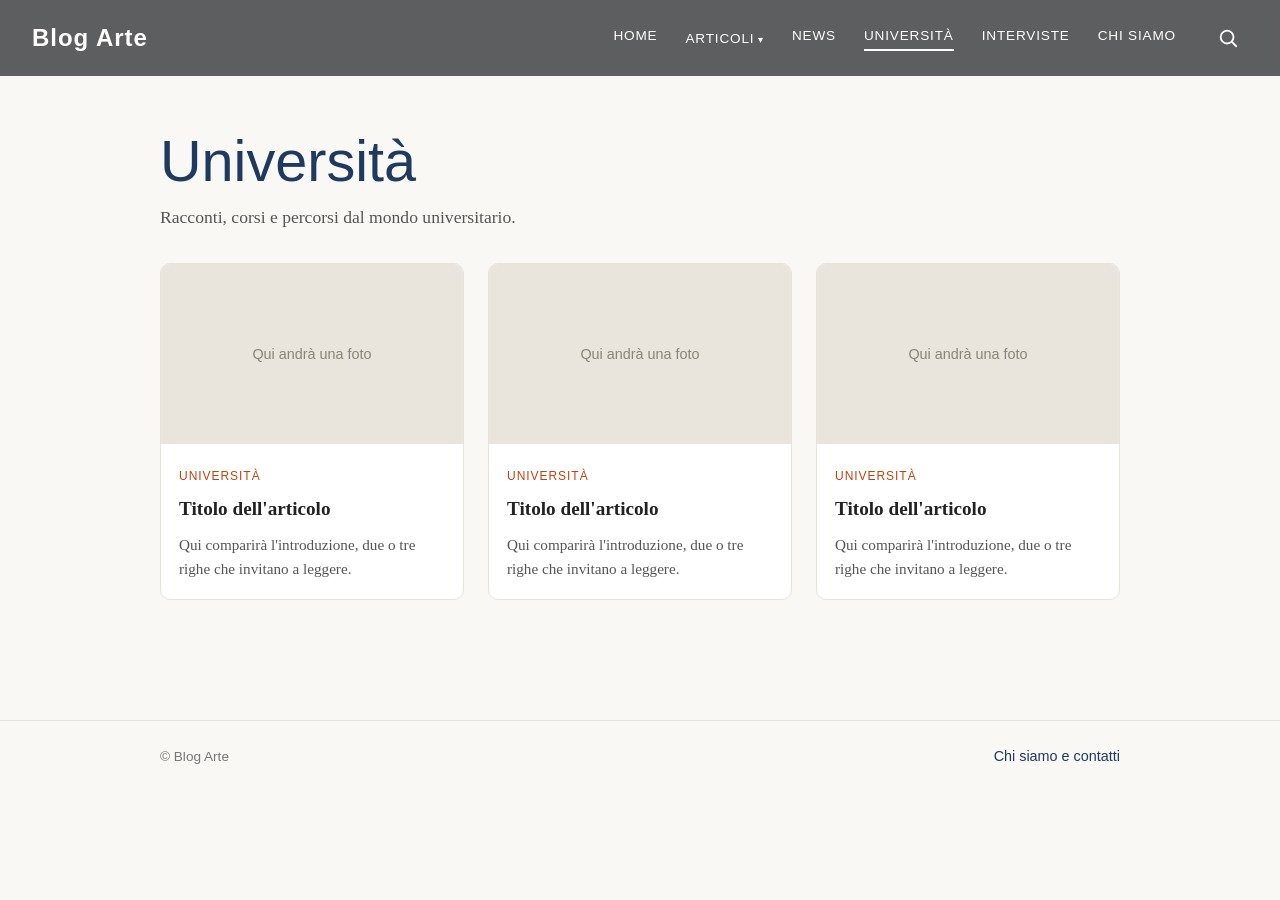
<file: universita.html>
<!DOCTYPE html>
<html lang="it">
<head>
  <meta charset="UTF-8">
  <meta name="viewport" content="width=device-width, initial-scale=1">
  <title>Università - Blog Arte</title>
  <meta name="description" content="La sezione università del blog.">
  <link rel="stylesheet" href="style.css">
</head>
<body>

  <header class="testata">
    <a class="logo" href="index.html">Blog Arte</a>
    <nav class="categorie" aria-label="Categorie">
      <a href="index.html">Home</a>
      <div class="voce-menu">
        <a href="articoli.html">Articoli</a>
        <div class="tendina">
          <a href="articoli.html">Tutti gli articoli</a>
          <a href="filosofia.html">Filosofia</a>
          <a href="architettura-design.html">Architettura e design</a>
          <a href="arte.html">Arte</a>
        </div>
      </div>
      <a href="news.html">News</a>
      <a class="attiva" href="universita.html">Università</a>
      <a href="interviste.html">Interviste</a>
      <a href="chi-siamo.html">Chi siamo</a>
    </nav>
  </header>

  <main class="pagina-interna">
    <section class="contenitore">
      <div class="intestazione-pagina">
        <h1>Università</h1>
        <p>Racconti, corsi e percorsi dal mondo universitario.</p>
      </div>

      <div class="griglia">
        <article class="scheda">
          <div class="immagine">Qui andrà una foto</div>
          <div class="testo">
            <span class="etichetta">Università</span>
            <h3><a href="#">Titolo dell'articolo</a></h3>
            <p>Qui comparirà l'introduzione, due o tre righe che invitano a leggere.</p>
          </div>
        </article>
        <article class="scheda">
          <div class="immagine">Qui andrà una foto</div>
          <div class="testo">
            <span class="etichetta">Università</span>
            <h3><a href="#">Titolo dell'articolo</a></h3>
            <p>Qui comparirà l'introduzione, due o tre righe che invitano a leggere.</p>
          </div>
        </article>
        <article class="scheda">
          <div class="immagine">Qui andrà una foto</div>
          <div class="testo">
            <span class="etichetta">Università</span>
            <h3><a href="#">Titolo dell'articolo</a></h3>
            <p>Qui comparirà l'introduzione, due o tre righe che invitano a leggere.</p>
          </div>
        </article>
      </div>
    </section>
  </main>

  <footer class="piede">
    <div class="contenitore piede-contenuto">
      <span>© Blog Arte</span>
      <a href="chi-siamo.html">Chi siamo e contatti</a>
    </div>
  </footer>

  <script src="menu.js"></script>
</body>
</html>
</file>
<file: style.css>
/* ===== COLORI: cambia questi per cambiare l'aspetto di tutto il sito ===== */
:root {
  --sfondo: #faf8f5;        /* sfondo della pagina */
  --testo: #222222;         /* colore del testo */
  --principale: #1f3a5f;    /* colore principale (titoli) */
  --evidenza: #c2410c;      /* colore al passaggio del mouse (parte chiara) */
  --evidenza-chiara: #fb923c; /* colore al passaggio del mouse nel menu scuro */
  --scheda: #ffffff;        /* sfondo delle schede */
  --bordo: #e7e2da;
}

* { box-sizing: border-box; margin: 0; padding: 0; }

html {
  scroll-behavior: smooth;
  scroll-padding-top: 90px; /* evita che il menu fisso copra i titoli */
}

body {
  font-family: Georgia, "Times New Roman", serif;
  background: var(--sfondo);
  color: var(--testo);
  line-height: 1.6;
}

a { color: inherit; text-decoration: none; }

.contenitore {
  max-width: 1000px;
  margin: 0 auto;
  padding: 0 20px;
}

/* ===== Testata e menu (scuri e semitrasparenti, sopra la foto) ===== */
.testata {
  position: fixed;
  top: 0;
  left: 0;
  right: 0;
  z-index: 10;
  display: flex;
  flex-wrap: wrap;
  align-items: center;
  justify-content: space-between;
  gap: 8px 24px;
  padding: 18px 32px;
  background: rgba(10, 12, 16, 0.65);
  backdrop-filter: blur(6px);
  -webkit-backdrop-filter: blur(6px);
  color: #ffffff;
  /* Passaggio morbido da scuro a bianco: cambia 0.45s per farlo più lento o più veloce */
  transition: background-color 0.45s ease, color 0.45s ease;
}
.logo {
  font-family: Arial, Helvetica, sans-serif;
  font-size: 1.5rem;
  font-weight: bold;
  letter-spacing: 0.04em;
  color: #ffffff;
  transition: color 0.45s ease;
}
.categorie {
  display: flex;
  flex-wrap: wrap;
  justify-content: flex-end;
  gap: 8px 28px;
  margin-left: auto; /* spinge il menu tutto a destra */
}
.categorie a {
  font-family: Arial, Helvetica, sans-serif;
  font-size: 0.85rem;
  text-transform: uppercase;
  letter-spacing: 0.06em;
  padding-bottom: 2px;
  border-bottom: 2px solid transparent;
  transition: color 0.2s, border-color 0.2s;
}
/* Effetto al passaggio del mouse sulle categorie */
.categorie a:hover {
  color: var(--evidenza-chiara);
  border-bottom-color: var(--evidenza-chiara);
}

/* ===== Home: carosello a tutto schermo ===== */
.carosello {
  position: relative;
  overflow: hidden;
  height: 100vh;
  height: 100svh;
  min-height: 480px;
  background: #14161a;
}
.scorrevole {
  display: flex;
  height: 100%;
  transition: transform 0.8s ease;
}
.slide {
  min-width: 100%;
  height: 100%;
}
.slide img {
  width: 100%;
  height: 100%;
  object-fit: cover;
  display: block;
}
/* Segnaposto colorati: spariscono quando metti le tue foto */
.segnaposto {
  display: flex;
  align-items: center;
  justify-content: center;
  font-family: Arial, sans-serif;
  font-size: 1.2rem;
  color: rgba(255, 255, 255, 0.6);
}
.s1 { background: linear-gradient(135deg, #1f3a5f, #0d1b2e); }
.s2 { background: linear-gradient(135deg, #8a3a12, #3a1a0a); }
.s3 { background: linear-gradient(135deg, #4b5d4a, #1d2a1d); }
.s4 { background: linear-gradient(135deg, #6b4e71, #2a1d2e); }

/* Velo scuro in basso per far leggere bene il titolo sulle foto */
.velo {
  position: absolute;
  inset: 0;
  pointer-events: none;
  background: linear-gradient(to top, rgba(0, 0, 0, 0.65) 0%, rgba(0, 0, 0, 0) 55%);
}

.titolo-home {
  position: absolute;
  left: 32px;
  right: 32px;
  bottom: 70px;
  color: #ffffff;
  max-width: 1100px;
}
.titolo-home h1 {
  font-family: Arial, Helvetica, sans-serif;
  font-weight: 400;
  font-size: clamp(2.2rem, 7vw, 5.5rem);
  line-height: 1.05;
  letter-spacing: -0.01em;
  margin-bottom: 16px;
}
.titolo-home p {
  font-family: Arial, Helvetica, sans-serif;
  font-size: clamp(1rem, 2vw, 1.3rem);
  opacity: 0.9;
}

/* Frecce: due zone invisibili ai lati. La freccia compare solo quando il mouse
   passa su quel lato (sinistra per la freccia sinistra, destra per quella destra). */
.freccia {
  position: absolute;
  top: 0;
  bottom: 0;
  width: 140px;           /* larghezza della zona sensibile al mouse */
  display: flex;
  align-items: center;
  padding: 0 20px;
  background: none;
  border: none;
  color: #ffffff;
  font-size: 0;
  cursor: pointer;
  opacity: 0;
  transition: opacity 0.3s ease;
}
.freccia::before {
  display: flex;
  align-items: center;
  justify-content: center;
  width: 46px;
  height: 46px;
  border: 1px solid rgba(255, 255, 255, 0.6);
  border-radius: 50%;
  background: rgba(0, 0, 0, 0.3);
  font-size: 1.8rem;
  line-height: 1;
  transition: background 0.2s, border-color 0.2s;
}
.freccia:hover,
.freccia:focus-visible { opacity: 1; }
.freccia:hover::before { background: var(--evidenza); border-color: var(--evidenza); }
.sinistra { left: 0; justify-content: flex-start; }
.sinistra::before { content: "\2039"; }
.destra { right: 0; justify-content: flex-end; }
.destra::before { content: "\203A"; }
/* Su telefono e tablet non c'è il mouse: le frecce non servono, si scorre con il dito */
@media (hover: none) {
  .freccia { display: none; }
}

.punti {
  position: absolute;
  bottom: 28px;
  left: 0;
  right: 0;
  display: flex;
  justify-content: center; /* barrette al centro, così non coprono il pallino dell'oroscopo */
  gap: 8px;
}
.punti span {
  width: 28px;
  height: 3px;
  background: rgba(255, 255, 255, 0.4);
}
.punti span.attivo { background: #ffffff; }

/* ===== Sezioni ===== */
.titolo-sezione {
  font-size: 1.4rem;
  color: var(--principale);
  margin: 40px 0 20px;
}

/* ===== Schede degli articoli ===== */
.griglia {
  display: grid;
  grid-template-columns: repeat(auto-fit, minmax(240px, 1fr));
  gap: 24px;
}
.scheda {
  background: var(--scheda);
  border: 1px solid var(--bordo);
  border-radius: 10px;
  overflow: hidden;
  transition: transform 0.2s, box-shadow 0.2s;
}
.scheda:hover {
  transform: translateY(-4px);
  box-shadow: 0 8px 20px rgba(0, 0, 0, 0.08);
}
.immagine {
  height: 180px;
  background: #e9e4dc;
  display: flex;
  align-items: center;
  justify-content: center;
  color: #8a8478;
  font-family: Arial, sans-serif;
  font-size: 0.9rem;
}
.testo { padding: 18px; }
.etichetta {
  font-family: Arial, sans-serif;
  font-size: 0.75rem;
  text-transform: uppercase;
  letter-spacing: 0.08em;
  color: var(--evidenza);
}
.testo h3 { margin: 6px 0 8px; font-size: 1.2rem; }
.testo h3 a:hover { color: var(--evidenza); }
.testo p { font-size: 0.95rem; color: #555; }

.chi-siamo { padding-bottom: 40px; }

/* ===== Menu a tendina grande (Articoli) ===== */
/* La tendina si ancora alla testata (non alla singola voce), così occupa tutta la larghezza */
.voce-menu { position: static; }
.voce-menu > a { position: relative; }
.voce-menu > a::after {
  content: " \25BE";
  font-size: 0.75em;
}
/* ponte invisibile: evita che la tendina si chiuda spostando il mouse verso il basso */
.voce-menu > a::before {
  content: "";
  position: absolute;
  top: 100%;
  left: 0;
  right: 0;
  height: 26px;
}

/* Quando la tendina è aperta la testata diventa bianca, come nel sito di riferimento */
.testata:has(.voce-menu:focus-within),
.testata:has(.voce-menu.aperta),
.testata:has(.ricerca.aperta) {
  background: #ffffff;
  color: #111111;
}
.testata:has(.voce-menu:focus-within) .logo,
.testata:has(.voce-menu.aperta) .logo,
.testata:has(.ricerca.aperta) .logo {
  color: #111111;
}
/* Vale ogni volta che il mouse passa sulla testata (solo dispositivi con mouse) */
@media (hover: hover) {
  .testata:hover {
    background: #ffffff;
    color: #111111;
  }
  .testata:hover .logo {
    color: #111111;
  }
  .testata:hover .categorie a.attiva {
    border-bottom-color: #111111;
  }
  .testata:hover .categorie > a:hover,
  .testata:hover .voce-menu > a:hover {
    color: var(--evidenza);
    border-bottom-color: var(--evidenza);
  }
}

.tendina {
  display: none;
  position: absolute;
  top: 100%;
  /* A tutta larghezza: occupa l'intera fascia orizzontale, da un bordo all'altro */
  width: auto;
  left: 0;
  right: 0;
  padding: 16px 32px 28px;
  grid-template-columns: minmax(260px, 420px) 1fr;
  gap: 32px;
  background: #ffffff;
  color: #222222;
  border-radius: 0;
  box-shadow: 0 18px 40px rgba(0, 0, 0, 0.2);
  z-index: 20;
}
.voce-menu:hover .tendina,
.voce-menu:focus-within .tendina,
.voce-menu.aperta .tendina {
  display: grid;
  animation: comparsa-tendina 0.35s ease;
}
/* Il riquadro compare sfumando e scendendo leggermente */
@keyframes comparsa-tendina {
  from { opacity: 0; transform: translateY(-8px); }
  to   { opacity: 1; transform: translateY(0); }
}

/* Elenco delle sottosezioni (a sinistra) */
.elenco {
  display: flex;
  flex-direction: column;
  padding: 8px 12px;
}
.elenco a {
  display: flex;
  align-items: center;
  justify-content: space-between;
  padding: 11px 8px;
  border-bottom: none;
  font-family: Arial, Helvetica, sans-serif;
  font-size: 1.1rem;
  text-transform: none;
  letter-spacing: 0;
  color: #8a8a8a;
  transition: color 0.2s;
}
.elenco a::after {
  content: "\2192";
  opacity: 0;
  transition: opacity 0.2s;
}
.elenco a:hover,
.elenco a:focus,
.elenco a.attiva {
  color: #111111;
}
.elenco a:hover::after,
.elenco a:focus::after { opacity: 1; }

/* Immagini di anteprima (a destra): cambiano passando sulle voci */
.anteprime {
  position: relative;
  min-height: 340px;
  border-radius: 8px;
  overflow: hidden;
  background: #e9e4dc;
}
.anteprima {
  position: absolute;
  inset: 0;
  opacity: 0;
  transition: opacity 0.3s;
}
.anteprima.visibile { opacity: 1; }
.anteprima img {
  width: 100%;
  height: 100%;
  object-fit: cover;
  display: block;
}
.anteprima.p1 { background: linear-gradient(135deg, #1f3a5f, #0d1b2e); }
.anteprima.p2 { background: linear-gradient(135deg, #6b4e71, #2a1d2e); }
.anteprima.p3 { background: linear-gradient(135deg, #4b5d4a, #1d2a1d); }
.anteprima.p4 { background: linear-gradient(135deg, #8a3a12, #3a1a0a); }
.anteprima span {
  position: absolute;
  left: 12px;
  bottom: 12px;
  padding: 8px 14px;
  border-radius: 999px;
  background: rgba(0, 0, 0, 0.45);
  color: #ffffff;
  font-family: Arial, Helvetica, sans-serif;
  font-size: 0.85rem;
}

/* ===== Home: ultimi articoli, fascia scura in stile giornale ===== */
.ultimi {
  background: #14161a;
  color: #f2efe9;
  padding: 72px 0 80px;
}
.contenitore-largo {
  max-width: 1200px;
  margin: 0 auto;
  padding: 0 32px;
}

/* Titolo della sezione con la doppia riga tipica dei giornali */
.intestazione-giornale {
  display: flex;
  justify-content: space-between;
  align-items: baseline;
  gap: 16px;
  padding: 14px 0;
  margin-bottom: 28px;
  border-top: 4px double rgba(255, 255, 255, 0.4);
  border-bottom: 1px solid rgba(255, 255, 255, 0.2);
}
.intestazione-giornale h1,
.intestazione-giornale h2 {
  font-family: Georgia, "Times New Roman", serif;
  font-size: clamp(1.4rem, 3vw, 2rem);
  font-weight: 700;
  text-transform: uppercase;
  letter-spacing: 0.12em;
}
.vedi-tutti {
  font-family: Arial, Helvetica, sans-serif;
  font-size: 0.85rem;
  text-transform: uppercase;
  letter-spacing: 0.06em;
  color: var(--evidenza-chiara);
  white-space: nowrap;
  transition: color 0.2s;
}
.vedi-tutti:hover { color: #ffffff; }

/* Riquadri: uno grande a sinistra, uno largo in alto a destra e due piccoli sotto */
.giornale {
  display: grid;
  grid-template-columns: repeat(12, 1fr);
  gap: 20px;
}
.notizia {
  position: relative;
  grid-column: span 3;
  display: flex;
  flex-direction: column;
  background: #1c1f26;
  border: 1px solid rgba(255, 255, 255, 0.14);
  transition: border-color 0.25s, transform 0.25s;
}
.notizia.principale { grid-column: span 6; grid-row: span 2; }
.notizia.larga { grid-column: span 6; }
.notizia:hover {
  border-color: var(--evidenza-chiara);
  transform: translateY(-3px);
}

.notizia .foto {
  display: flex;
  align-items: center;
  justify-content: center;
  height: 140px;
  background: linear-gradient(135deg, #1f3a5f, #0d1b2e);
  color: rgba(255, 255, 255, 0.55);
  font-family: Arial, Helvetica, sans-serif;
  font-size: 0.85rem;
  transition: filter 0.25s;
}
.notizia:nth-child(2) .foto { background: linear-gradient(135deg, #8a3a12, #3a1a0a); height: 170px; }
.notizia:nth-child(3) .foto { background: linear-gradient(135deg, #4b5d4a, #1d2a1d); }
.notizia:nth-child(4) .foto { background: linear-gradient(135deg, #6b4e71, #2a1d2e); }
.notizia.principale .foto { height: 340px; }
.notizia img { width: 100%; height: 100%; object-fit: cover; display: block; }
.notizia:hover .foto { filter: brightness(1.15); }

.notizia .corpo {
  display: flex;
  flex-direction: column;
  flex: 1;
  padding: 20px 22px 22px;
}
.notizia .categoria {
  position: relative;
  z-index: 1;
  align-self: flex-start;
  font-family: Arial, Helvetica, sans-serif;
  font-size: 0.72rem;
  text-transform: uppercase;
  letter-spacing: 0.12em;
  color: var(--evidenza-chiara);
}
.notizia .categoria:hover { text-decoration: underline; }
.notizia h3 {
  font-family: Georgia, "Times New Roman", serif;
  font-size: 1.25rem;
  line-height: 1.25;
  margin: 8px 0 10px;
}
.notizia.principale h3 { font-size: clamp(1.7rem, 3vw, 2.3rem); line-height: 1.15; }
/* tutto il riquadro è cliccabile */
.notizia h3 a::after {
  content: "";
  position: absolute;
  inset: 0;
}
.notizia:hover h3 a { color: var(--evidenza-chiara); }
.notizia p {
  font-size: 0.98rem;
  color: #c9c4ba;
  margin-bottom: 14px;
}
.notizia .meta {
  margin-top: auto;
  padding-top: 12px;
  border-top: 1px solid rgba(255, 255, 255, 0.14);
  font-family: Arial, Helvetica, sans-serif;
  font-size: 0.78rem;
  color: #8f8a80;
}

/* Altri colori per i riquadri dal quinto in poi (pagine Articoli, Filosofia, ecc.) */
.notizia:nth-child(5) .foto { background: linear-gradient(135deg, #8a3a12, #3a1a0a); }
.notizia:nth-child(6) .foto { background: linear-gradient(135deg, #1f3a5f, #0d1b2e); }
.notizia:nth-child(7) .foto { background: linear-gradient(135deg, #6b4e71, #2a1d2e); }
.notizia:nth-child(8) .foto { background: linear-gradient(135deg, #4b5d4a, #1d2a1d); }

/* ===== Pagine Articoli, Filosofia, Architettura e design, Arte: stesso stile della Home ===== */
.pagina-scura {
  background: #14161a;
  color: #f2efe9;
  padding: 120px 0 80px;
  min-height: 90vh;
}
.pagina-scura .intestazione-giornale { margin-bottom: 18px; }
.intro-sezione {
  max-width: 720px;
  margin-bottom: 24px;
  font-size: 1.1rem;
  color: #c9c4ba;
}
/* Pulsanti per passare da una sottosezione all'altra */
.filtri {
  display: flex;
  flex-wrap: wrap;
  gap: 10px;
  margin-bottom: 32px;
}
.filtri a {
  padding: 8px 16px;
  border: 1px solid rgba(255, 255, 255, 0.25);
  border-radius: 999px;
  font-family: Arial, Helvetica, sans-serif;
  font-size: 0.8rem;
  text-transform: uppercase;
  letter-spacing: 0.08em;
  color: #c9c4ba;
  transition: color 0.2s, border-color 0.2s, background 0.2s;
}
.filtri a:hover {
  color: var(--evidenza-chiara);
  border-color: var(--evidenza-chiara);
}
.filtri a.attivo {
  background: var(--evidenza);
  border-color: var(--evidenza);
  color: #ffffff;
}

/* Tablet */
@media (max-width: 900px) {
  .notizia { grid-column: span 6; }
  .notizia.principale { grid-column: span 12; grid-row: auto; }
  .notizia.larga { grid-column: span 12; }
  .notizia.principale .foto { height: 260px; }
}
/* Telefono */
@media (max-width: 600px) {
  .ultimi { padding: 48px 0 56px; }
  .pagina-scura { padding: 88px 0 56px; }
  .contenitore-largo { padding: 0 16px; }
  .notizia,
  .notizia.principale,
  .notizia.larga { grid-column: span 12; }
  .notizia.principale .foto { height: 210px; }
  .intestazione-giornale { flex-direction: column; align-items: flex-start; gap: 6px; }
}

/* ===== Oroscopo (pallino in basso a destra nella Home) ===== */
.oroscopo-bottone {
  position: fixed;
  right: 24px;
  bottom: 24px;
  z-index: 15;
  width: 58px;
  height: 58px;
  display: flex;
  align-items: center;
  justify-content: center;
  border: none;
  border-radius: 50%;
  background: var(--evidenza);
  color: #ffffff;
  font-size: 1.6rem;
  line-height: 1;
  cursor: pointer;
  box-shadow: 0 6px 18px rgba(0, 0, 0, 0.35);
  animation: pulsa-oroscopo 2.8s ease-out infinite;
  transition: transform 0.2s, background 0.2s;
}
.oroscopo-bottone:hover { transform: scale(1.08); background: #e0540f; }
.oroscopo-bottone.aperto { animation: none; background: #14161a; }
@keyframes pulsa-oroscopo {
  0%   { box-shadow: 0 6px 18px rgba(0, 0, 0, 0.35), 0 0 0 0 rgba(251, 146, 60, 0.55); }
  70%  { box-shadow: 0 6px 18px rgba(0, 0, 0, 0.35), 0 0 0 16px rgba(251, 146, 60, 0); }
  100% { box-shadow: 0 6px 18px rgba(0, 0, 0, 0.35), 0 0 0 0 rgba(251, 146, 60, 0); }
}

.oroscopo-pannello {
  position: fixed;
  right: 24px;
  bottom: 96px;
  z-index: 15;
  width: 360px;
  max-width: calc(100vw - 32px);
  max-height: calc(100vh - 130px);
  max-height: calc(100svh - 130px);
  overflow-y: auto;
  padding: 20px 20px 16px;
  background: #1c1f26;
  color: #f2efe9;
  border: 1px solid rgba(255, 255, 255, 0.14);
  border-top: 3px solid var(--evidenza-chiara);
  border-radius: 12px;
  box-shadow: 0 20px 50px rgba(0, 0, 0, 0.45);
  animation: apri-oroscopo 0.3s ease;
}
.oroscopo-pannello[hidden] { display: none; }
@keyframes apri-oroscopo {
  from { opacity: 0; transform: translateY(12px); }
  to   { opacity: 1; transform: translateY(0); }
}
.oroscopo-testa {
  display: flex;
  justify-content: space-between;
  align-items: flex-start;
  gap: 12px;
  margin-bottom: 14px;
}
.oroscopo-testa h2 {
  font-family: Georgia, "Times New Roman", serif;
  font-size: 1.3rem;
  line-height: 1.2;
}
.oroscopo-data {
  font-family: Arial, Helvetica, sans-serif;
  font-size: 0.8rem;
  text-transform: capitalize;
  color: #a9a399;
  margin-top: 2px;
}
.oroscopo-chiudi {
  background: none;
  border: none;
  color: #c9c4ba;
  font-size: 1.8rem;
  line-height: 1;
  cursor: pointer;
  padding: 0 4px;
}
.oroscopo-chiudi:hover { color: #ffffff; }

.oroscopo-segni {
  display: grid;
  grid-template-columns: repeat(4, 1fr);
  gap: 8px;
  margin-bottom: 16px;
}
.oroscopo-segni .segno {
  display: flex;
  flex-direction: column;
  align-items: center;
  gap: 2px;
  padding: 8px 2px;
  background: rgba(255, 255, 255, 0.05);
  border: 1px solid rgba(255, 255, 255, 0.12);
  border-radius: 8px;
  color: #f2efe9;
  cursor: pointer;
  transition: background 0.2s, border-color 0.2s;
}
.oroscopo-segni .segno:hover { background: rgba(255, 255, 255, 0.12); }
.oroscopo-segni .segno.scelto {
  background: var(--evidenza);
  border-color: var(--evidenza);
}
.oroscopo-segni .simbolo { font-size: 1.35rem; line-height: 1.2; }
.oroscopo-segni .nome {
  font-family: Arial, Helvetica, sans-serif;
  font-size: 0.62rem;
  letter-spacing: 0.02em;
}

.oroscopo-risultato { min-height: 90px; }
.oroscopo-risultato h3 {
  font-family: Georgia, "Times New Roman", serif;
  font-size: 1.25rem;
  display: inline;
}
.oroscopo-risultato small {
  margin-left: 8px;
  font-family: Arial, Helvetica, sans-serif;
  font-size: 0.78rem;
  color: #a9a399;
}
.oroscopo-risultato p {
  margin-top: 8px;
  font-size: 1rem;
  line-height: 1.55;
  color: #e4dfd5;
}
.oroscopo-risultato .invito { color: #a9a399; font-style: italic; }
.oroscopo-nota {
  margin-top: 12px;
  padding-top: 10px;
  border-top: 1px solid rgba(255, 255, 255, 0.12);
  font-family: Arial, Helvetica, sans-serif;
  font-size: 0.72rem;
  color: #8f8a80;
}

@media (max-width: 600px) {
  .oroscopo-bottone { right: 16px; bottom: 16px; width: 52px; height: 52px; }
  .oroscopo-pannello { right: 16px; bottom: 80px; padding: 16px 14px 12px; }
}
@media (prefers-reduced-motion: reduce) {
  .oroscopo-bottone { animation: none; }
}

/* ===== Ricerca (lente a destra nella testata) ===== */
.ricerca {
  display: flex;
  align-items: center;
  margin-left: 8px;
}
.ricerca-bottone {
  display: flex;
  align-items: center;
  justify-content: center;
  width: 40px;
  height: 40px;
  padding: 0;
  background: none;
  border: none;
  color: inherit;
  cursor: pointer;
  transition: color 0.2s;
}
.ricerca-bottone:hover { color: var(--evidenza-chiara); }
.testata:has(.ricerca.aperta) .ricerca-bottone:hover { color: var(--evidenza); }

/* La barra è nascosta (larghezza 0) e si allarga quando si preme la lente */
.ricerca-form {
  width: 0;
  overflow: hidden;
  visibility: hidden;
  transition: width 0.3s ease, visibility 0s 0.3s;
}
.ricerca.aperta .ricerca-form {
  width: 240px;
  visibility: visible;
  transition: width 0.3s ease, visibility 0s;
}
.ricerca-form input {
  width: 100%;
  padding: 8px 4px;
  background: transparent;
  border: none;
  border-bottom: 1px solid currentColor;
  color: inherit;
  font-family: Arial, Helvetica, sans-serif;
  font-size: 0.95rem;
  outline: none;
}
.ricerca-form input::placeholder { color: currentColor; opacity: 0.55; }

/* Risultati: compaiono sotto la testata */
.ricerca-risultati {
  position: absolute;
  top: 100%;
  right: 32px;
  width: min(360px, calc(100vw - 64px));
  list-style: none;
  background: #ffffff;
  color: #222222;
  box-shadow: 0 18px 40px rgba(0, 0, 0, 0.2);
  border-radius: 0 0 10px 10px;
  z-index: 20;
}
.ricerca-risultati[hidden] { display: none; }
.ricerca-risultati li { border-bottom: 1px solid #f0f0f0; }
.ricerca-risultati li:last-child { border-bottom: none; }
.ricerca-risultati a {
  display: flex;
  justify-content: space-between;
  align-items: baseline;
  padding: 13px 20px;
  font-family: Arial, Helvetica, sans-serif;
  font-size: 1rem;
  color: #222222;
  text-transform: none;
  letter-spacing: 0;
  border-bottom: none;
}
.ricerca-risultati a:hover { background: #f6f3ee; color: var(--evidenza); }
.ricerca-risultati small { font-size: 0.78rem; color: #8a8a8a; }
.ricerca-risultati .nessuno {
  padding: 14px 20px;
  font-family: Arial, Helvetica, sans-serif;
  font-size: 0.95rem;
  color: #777777;
}

/* ===== Pagine interne (Articoli, News, Università, Interviste) ===== */
.pagina-interna { padding-top: 110px; min-height: 80vh; }
.intestazione-pagina { margin: 20px 0 32px; }
.intestazione-pagina h1 {
  font-family: Arial, Helvetica, sans-serif;
  font-weight: 400;
  font-size: clamp(2rem, 6vw, 3.6rem);
  color: var(--principale);
  line-height: 1.1;
  margin-bottom: 10px;
}
.intestazione-pagina p { font-size: 1.1rem; color: #555; }

/* Voce del menu della pagina in cui ti trovi */
.categorie a.attiva { border-bottom-color: #ffffff; }
.categorie a.attiva:hover { border-bottom-color: var(--evidenza-chiara); }

a.etichetta:hover { text-decoration: underline; }

/* ===== Pagina "Chi siamo e contatti" ===== */
.presentazione {
  max-width: 720px;
  margin-bottom: 8px;
}
.presentazione p {
  font-size: 1.1rem;
  margin-bottom: 14px;
}
.persone {
  display: grid;
  grid-template-columns: repeat(auto-fit, minmax(240px, 1fr));
  gap: 24px;
}
.persona {
  padding: 24px 22px;
  background: var(--scheda);
  border: 1px solid var(--bordo);
  border-radius: 10px;
  text-align: center;
}
.foto-persona {
  display: flex;
  align-items: center;
  justify-content: center;
  width: 96px;
  height: 96px;
  margin: 0 auto 14px;
  border-radius: 50%;
  overflow: hidden;
  background: linear-gradient(135deg, #1f3a5f, #0d1b2e);
  color: rgba(255, 255, 255, 0.8);
  font-family: Arial, Helvetica, sans-serif;
  font-size: 2rem;
}
.foto-persona img { width: 100%; height: 100%; object-fit: cover; display: block; }
.persona h3 { font-size: 1.2rem; }
.persona .ruolo {
  display: block;
  margin: 2px 0 10px;
  font-family: Arial, Helvetica, sans-serif;
  font-size: 0.75rem;
  text-transform: uppercase;
  letter-spacing: 0.08em;
  color: var(--evidenza);
}
.persona p { font-size: 0.95rem; color: #555; }

.contatti {
  max-width: 720px;
  padding: 24px;
  margin-bottom: 40px;
  background: var(--scheda);
  border: 1px solid var(--bordo);
  border-radius: 10px;
}
.contatti p { margin-bottom: 14px; }
.contatti ul { list-style: none; }
.contatti li {
  display: flex;
  gap: 16px;
  padding: 10px 0;
  border-top: 1px solid var(--bordo);
}
.contatti li span {
  min-width: 90px;
  font-family: Arial, Helvetica, sans-serif;
  font-size: 0.8rem;
  text-transform: uppercase;
  letter-spacing: 0.08em;
  color: #777;
}
.contatti a { color: var(--principale); }
.contatti a:hover { color: var(--evidenza); text-decoration: underline; }

/* ===== Piede della pagina: copyright e link "Chi siamo e contatti" ===== */
.piede-contenuto {
  display: flex;
  flex-wrap: wrap;
  justify-content: space-between;
  align-items: center;
  gap: 8px 24px;
}
.piede a {
  font-size: 0.9rem;
  color: var(--principale);
  transition: color 0.2s;
}
.piede a:hover { color: var(--evidenza); text-decoration: underline; }

/* Con sei voci nel menu, su schermi medi si stringono un po' gli spazi per farle stare */
@media (min-width: 701px) and (max-width: 1000px) {
  .categorie { gap: 8px 18px; }
  .categorie a { font-size: 0.78rem; letter-spacing: 0.03em; }
}

/* ===== Fondo pagina ===== */
.piede {
  border-top: 1px solid var(--bordo);
  padding: 24px 0;
  text-align: center;
  font-family: Arial, sans-serif;
  font-size: 0.85rem;
  color: #777;
}

/* ===== Computer: logo a sinistra e menu a destra sulla stessa riga ===== */
@media (min-width: 701px) {
  .testata { flex-wrap: nowrap; }
}

/* ===== Telefono: menu con pulsante a tre linee (hamburger) ===== */
.hamburger { display: none; } /* sul computer non si vede */

@media (max-width: 700px) {
  html { scroll-padding-top: 80px; }
  .testata { flex-wrap: nowrap; padding: 10px 16px; }
  .logo { font-size: 1.3rem; }

  /* Pulsante a tre linee, che diventa una X quando il menu è aperto */
  .hamburger {
    display: flex;
    flex-direction: column;
    justify-content: center;
    gap: 5px;
    width: 44px;
    height: 44px;
    padding: 0 10px;
    background: none;
    border: none;
    color: inherit;
    cursor: pointer;
  }
  .hamburger span {
    display: block;
    height: 2px;
    background: currentColor;
    transition: transform 0.3s ease, opacity 0.3s ease;
  }
  .testata.menu-aperto .hamburger span:nth-child(1) { transform: translateY(7px) rotate(45deg); }
  .testata.menu-aperto .hamburger span:nth-child(2) { opacity: 0; }
  .testata.menu-aperto .hamburger span:nth-child(3) { transform: translateY(-7px) rotate(-45deg); }

  .testata.menu-aperto { background: #ffffff; color: #111111; }
  .testata.menu-aperto .logo { color: #111111; }

  /* Il menu diventa un elenco verticale che si apre sotto la testata */
  .categorie {
    display: none;
    position: absolute;
    top: 100%;
    left: 0;
    right: 0;
    flex-direction: column;
    flex-wrap: nowrap;
    justify-content: flex-start;
    gap: 0;
    margin: 0;
    padding: 4px 16px 16px;
    background: #ffffff;
    color: #111111;
    max-height: calc(100vh - 64px);
    max-height: calc(100svh - 64px);
    overflow-y: auto;
    box-shadow: 0 18px 30px rgba(0, 0, 0, 0.18);
  }
  .testata.menu-aperto .categorie { display: flex; }
  .categorie a {
    display: block;
    font-size: 0.95rem;
    padding: 14px 0;
    border-bottom: 1px solid #eeeeee;
  }
  .categorie a:hover { color: var(--evidenza); border-bottom-color: #eeeeee; }
  .categorie a.attiva { color: var(--evidenza); border-bottom-color: #eeeeee; }

  /* Voce Articoli: si apre e si chiude con un tocco */
  .voce-menu > a { display: flex; justify-content: space-between; }
  .voce-menu > a::before { display: none; }
  .voce-menu.aperta > a::after { content: " \25B4"; }

  .tendina {
    display: none;
    position: static;
    width: auto;
    padding: 0 0 6px 14px;
    background: transparent;
    box-shadow: none;
    animation: none;
    grid-template-columns: 1fr;
    gap: 0;
  }
  .voce-menu:hover .tendina,
  .voce-menu:focus-within .tendina { display: none; }
  .voce-menu.aperta .tendina { display: block; animation: none; }
  .anteprime { display: none; }
  .elenco { padding: 0; }
  .elenco a {
    display: block;
    font-size: 0.95rem;
    padding: 12px 0;
    border-bottom: 1px solid #f2f2f2;
  }
  .elenco a::after { display: none; }

  .pagina-interna { padding-top: 84px; }

  /* Ricerca su telefono: lente accanto al pulsante del menu; da aperta occupa tutta la testata */
  .ricerca { order: 2; margin-left: auto; }
  .hamburger { order: 3; }
  .ricerca.aperta { flex: 1; }
  .ricerca.aperta .ricerca-form { width: 100%; flex: 1; }
  .testata:has(.ricerca.aperta) .logo { display: none; }
  .ricerca-risultati { left: 0; right: 0; width: auto; }
  .titolo-home { left: 16px; right: 16px; bottom: 60px; }
  .punti { bottom: 22px; }
  .freccia { width: 90px; padding: 0 12px; }
  .freccia::before { width: 38px; height: 38px; }
}
</file>
